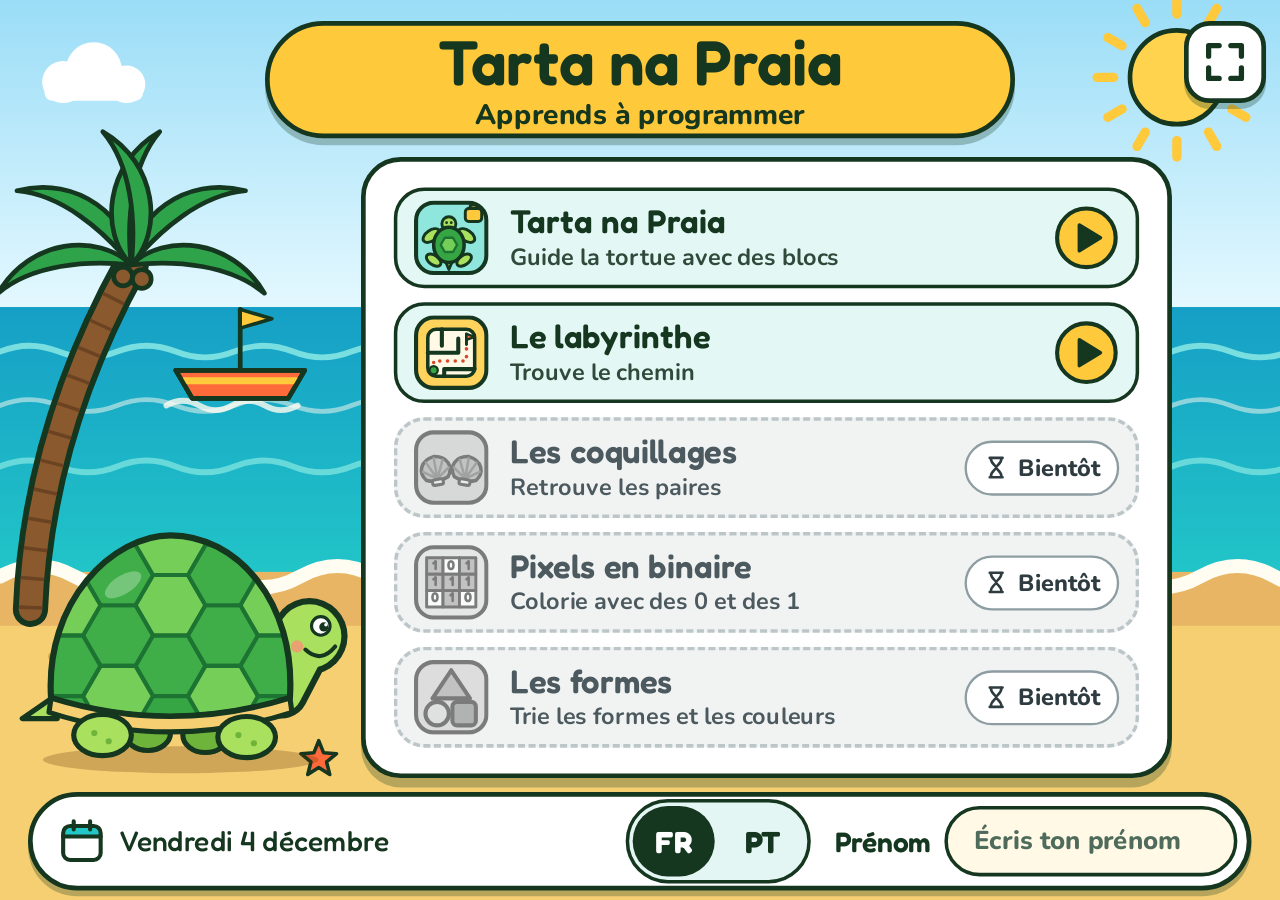
<file: index.html>
<!doctype html>
<html lang="fr">
<head>
  <meta charset="utf-8">
  <meta name="viewport" content="width=device-width, initial-scale=1">
  <title>Tarta na Praia</title>
  <link rel="stylesheet" href="lanceur/lanceur.css">
</head>
<body>
  <div class="scene" id="scene">
    <div class="decor" id="decor"></div>
    <header class="bandeau" id="bandeau">
      <h1 class="titre" data-texte="titre">Tarta na Praia</h1>
      <p class="sous-titre" data-texte="sous_titre"></p>
    </header>
    <div class="mascotte" id="mascotte"></div>
    <main class="panneau" id="panneau">
      <ul class="liste" id="activites" data-texte-aria="activites"></ul>
    </main>
    <footer class="barre" id="barre"></footer>
    <button type="button" class="plein-ecran" id="plein-ecran" hidden><svg width="38" height="38" viewBox="0 0 38 38" aria-hidden="true"><path d="M5 14 V5 H14 M24 5 H33 V14 M33 24 V33 H24 M14 33 H5 V24" fill="none" stroke="#15361F" stroke-width="4.5" stroke-linecap="round" stroke-linejoin="round"/></svg></button>
  </div>
  <script src="lanceur/textes.js"></script>
  <script src="lanceur/composants.js"></script>
  <script src="lanceur/lanceur.js"></script>
</body>
</html>
</file>
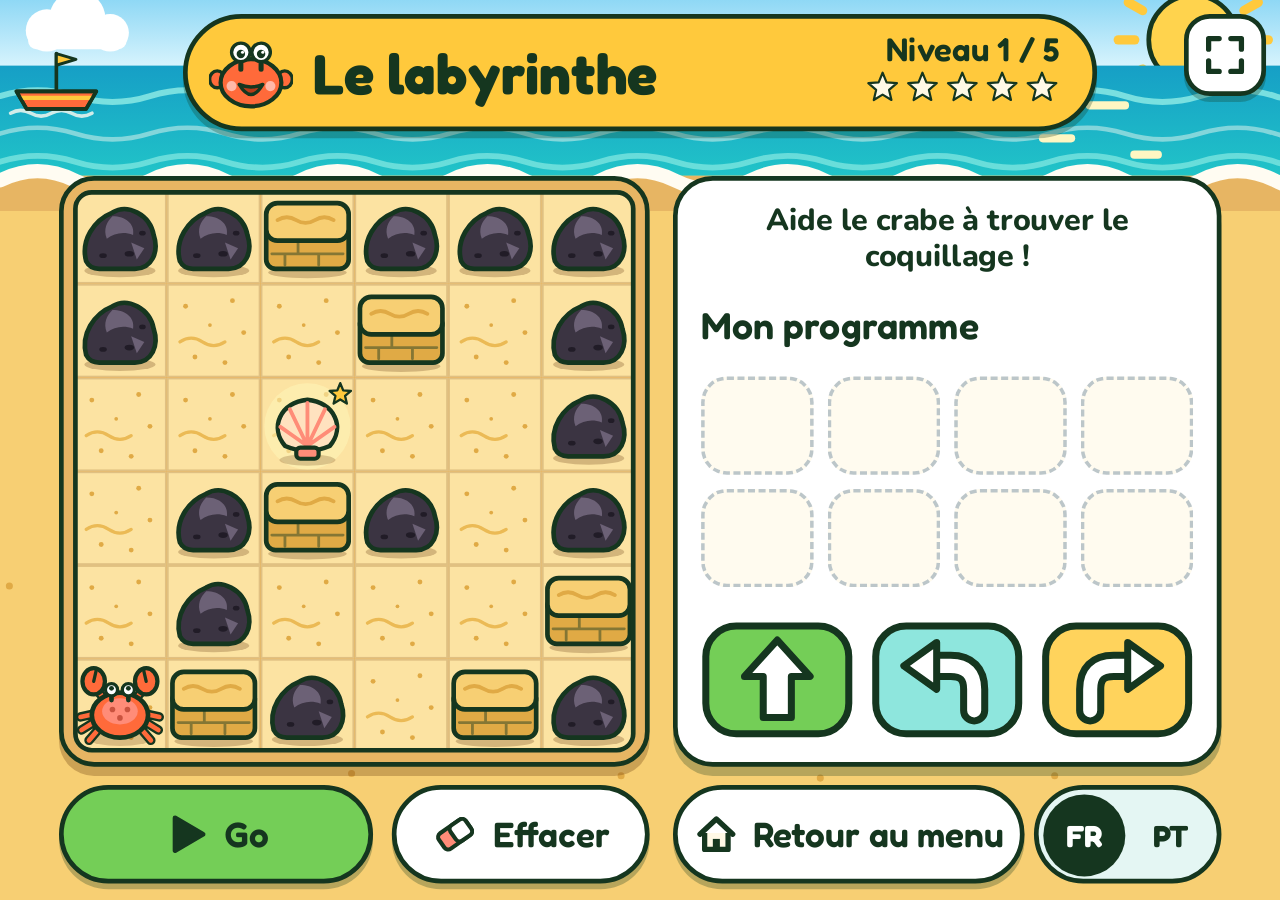
<file: labyrinthe/index.html>
<!doctype html>
<html lang="fr">
<head>
  <meta charset="utf-8">
  <meta name="viewport" content="width=device-width, initial-scale=1">
  <title>Le labyrinthe</title>
  <style>
    /* Le labyrinthe — maquette « Labyrinthe ». Le décor couvre toute la fenêtre ; chaque bloc (bandeau, planche,
       panneau, rangées de boutons) garde les proportions de la maquette (px de maquette) et mettreEnPage() le place
       et le met à l'échelle selon la fenêtre. Pas de flex « gap » ni de syntaxe récente : vieux navigateurs. */
    /* Polices Fredoka et Nunito (SIL Open Font License 1.1, voir ../polices/), intégrées ici pour que la page
       reste autonome : en file://, certains navigateurs refusent une police placée dans un dossier parent. */
    @font-face { font-family:"Fredoka"; src:url([data-uri]) format("woff2"); font-weight:300 700; font-style:normal; }
    @font-face { font-family:"Nunito"; src:url([data-uri]) format("woff2"); font-weight:200 1000; font-style:normal; }
    * { box-sizing:border-box; }
    html, body { margin:0; width:100%; height:100%; height:100dvh; overflow:hidden; background:#F7CF73; }
    body { font-family:"Nunito","Trebuchet MS","Segoe UI",system-ui,sans-serif; color:#15361F; }
    button { font-family:inherit; color:#15361F; touch-action:manipulation; -webkit-tap-highlight-color:transparent; }
    /* Focus clavier : visible partout ; les navigateurs récents le cachent après un clic souris. */
    button:focus { outline:5px solid #0E64B0; outline-offset:3px; }
    button:focus:not(:focus-visible) { outline:none; }
    .cache { display:none !important; }
    .pour-lecteur { position:absolute; width:1px; height:1px; overflow:hidden; clip:rect(0 0 0 0); white-space:nowrap; }

    /* position:fixed : la scène non réduite ne doit pas élargir la page (sinon les navigateurs mobiles dézooment). */
    .scene { position:fixed; left:0; top:0; width:100%; height:100%; overflow:hidden; background:#F7CF73; }
    .bandeau, .planche, .cote, .boutons-jeu, .boutons-menu, .plein-ecran { -webkit-transform-origin:0 0; transform-origin:0 0; }
    .fond { position:absolute; left:0; top:0; width:100%; height:100%; display:block; }

    /* Bandeau */
    .bandeau { position:absolute; left:0; top:0; width:780px; height:100px; display:flex; align-items:center; padding:0 28px 0 18px; background:#FFC93C; border:4px solid #15361F; border-radius:50px; box-shadow:0 6px 0 rgba(21,54,31,.28); }
    .bandeau .tete { width:72px; height:72px; flex:none; margin-right:16px; }
    .titre { margin:0; flex:1; font-family:"Fredoka","Trebuchet MS","Segoe UI",system-ui,sans-serif; font-weight:700; font-size:48px; line-height:1; white-space:nowrap; }
    .niveau { flex:none; display:flex; flex-direction:column; align-items:flex-end; }
    .texte-niveau { font-family:"Fredoka","Trebuchet MS","Segoe UI",system-ui,sans-serif; font-weight:600; font-size:28px; line-height:1; margin-bottom:4px; }
    .etoiles svg { margin-left:4px; }

    /* Planche : cadre de sable 504×504 avec le plateau de jeu 480×480 et les confettis */
    .planche { position:absolute; left:0; top:0; width:504px; height:504px; }
    .cadre-sable { position:absolute; left:0; top:0; width:504px; height:504px; background:#E7B563; border:4px solid #15361F; border-radius:30px; box-shadow:0 8px 0 rgba(90,45,5,.28); }
    .plateau { position:absolute; left:12px; top:12px; width:480px; height:480px; }
    .cases { position:absolute; left:0; top:0; width:480px; height:480px; overflow:hidden; border-radius:16px; }
    .cases svg, .traces svg, .objet { position:absolute; display:block; }
    .cadre { position:absolute; left:0; top:0; width:480px; height:480px; border:4px solid #15361F; border-radius:16px; pointer-events:none; }
    .crabe { position:absolute; left:0; top:0; -webkit-transition:-webkit-transform .4s ease-in-out; transition:transform .4s ease-in-out; }
    .crabe.sans-transition { -webkit-transition:none; transition:none; }
    .crabe .corps { width:100%; height:100%; -webkit-transition:-webkit-transform .3s ease-in-out; transition:transform .3s ease-in-out; }
    .crabe .corps svg { width:100%; height:100%; display:block; overflow:visible; }
    .crabe.choc .corps { -webkit-animation:secoue .45s ease-in-out; animation:secoue .45s ease-in-out; }
    .crabe.content .corps { -webkit-animation:saute .6s ease-in-out 2; animation:saute .6s ease-in-out 2; }
    @-webkit-keyframes secoue { 0%,100% { -webkit-transform:rotate(-8deg); } 20% { -webkit-transform:translateX(-7px) rotate(-8deg); } 40% { -webkit-transform:translateX(7px) rotate(-8deg); } 60% { -webkit-transform:translateX(-5px) rotate(-8deg); } 80% { -webkit-transform:translateX(5px) rotate(-8deg); } }
    @keyframes secoue { 0%,100% { transform:rotate(-8deg); } 20% { transform:translateX(-7px) rotate(-8deg); } 40% { transform:translateX(7px) rotate(-8deg); } 60% { transform:translateX(-5px) rotate(-8deg); } 80% { transform:translateX(5px) rotate(-8deg); } }
    @-webkit-keyframes saute { 0%,100% { -webkit-transform:translateY(0); } 50% { -webkit-transform:translateY(-12px); } }
    @keyframes saute { 0%,100% { transform:translateY(0); } 50% { transform:translateY(-12px); } }
    .impact { position:absolute; width:60px; height:60px; pointer-events:none; }

    /* Bulle « Oups ! » avec sa pointe */
    .bulle { position:absolute; width:250px; min-height:90px; padding:8px 12px; display:flex; flex-direction:column; align-items:center; justify-content:center; text-align:center; background:#fff; border:4px solid #15361F; border-radius:30px; z-index:3; }
    .bulle b { font-family:"Fredoka","Trebuchet MS","Segoe UI",system-ui,sans-serif; font-weight:700; font-size:36px; line-height:1; }
    .bulle span { font-weight:800; font-size:26px; line-height:1.1; margin-top:2px; }
    .bulle .pointe { position:absolute; top:100%; margin-top:-4px; width:44px; height:34px; }
    .bulle.dessous .pointe { top:auto; bottom:100%; margin-top:0; margin-bottom:-4px; -webkit-transform:scaleY(-1); transform:scaleY(-1); }

    .confettis { position:absolute; left:0; top:0; overflow:visible; pointer-events:none; -webkit-animation:apparait .5s ease-out; animation:apparait .5s ease-out; }
    @-webkit-keyframes apparait { from { opacity:0; -webkit-transform:translateY(-30px); } to { opacity:1; -webkit-transform:none; } }
    @keyframes apparait { from { opacity:0; transform:translateY(-30px); } to { opacity:1; transform:none; } }

    /* Panneau de droite : consigne, programme, flèches */
    .cote { position:absolute; left:0; top:0; width:468px; height:504px; padding:18px 20px; display:flex; flex-direction:column; justify-content:space-between; background:#fff; border:4px solid #15361F; border-radius:34px; box-shadow:0 8px 0 rgba(21,54,31,.28); }
    .consigne { margin:0; font-weight:800; font-size:26px; line-height:1.2; text-align:center; }
    .bravo { margin:0; padding:8px 0; text-align:center; background:#FFC93C; border:4px solid #15361F; border-radius:40px; font-family:"Fredoka","Trebuchet MS","Segoe UI",system-ui,sans-serif; font-weight:700; font-size:52px; line-height:1.1; }
    .titre-programme { margin:0; font-family:"Fredoka","Trebuchet MS","Segoe UI",system-ui,sans-serif; font-weight:600; font-size:32px; line-height:1; }
    .programme { list-style:none; margin:0; padding:0; display:grid; grid-template-columns:repeat(4, 1fr); grid-gap:12px; }
    .programme.serre { grid-gap:10px; }
    .emplacement { position:relative; width:100%; height:84px; padding:0; display:flex; align-items:center; justify-content:center; background:#FFF9E6; border:3px solid #E6D49B; border-radius:22px; cursor:pointer; }
    .programme.serre .emplacement { height:72px; }
    .emplacement svg { width:72px; height:55px; display:block; }
    .emplacement.vide { background:#FFFBEF; border:3px dashed #BCC6C9; cursor:default; }
    .emplacement.fait { background:#E3F8F5; border-color:#15361F; }
    .emplacement.actif { background:#FFC93C; border:4px solid #15361F; -webkit-transform:scale(1.07); transform:scale(1.07); box-shadow:0 4px 0 rgba(21,54,31,.28); z-index:1; }
    .emplacement.actif:before { content:""; position:absolute; top:-17px; left:50%; margin-left:-10px; border:10px solid transparent; border-top:12px solid #15361F; border-bottom:0; }
    .emplacement.choc { background:#FFB9A8; border:4px solid #15361F; }
    .emplacement:disabled { cursor:default; }
    .programme.plein { -webkit-animation:secoue-liste .4s; animation:secoue-liste .4s; }
    @-webkit-keyframes secoue-liste { 25% { -webkit-transform:translateX(-6px); } 75% { -webkit-transform:translateX(6px); } }
    @keyframes secoue-liste { 25% { transform:translateX(-6px); } 75% { transform:translateX(6px); } }
    .fleches { display:flex; justify-content:space-between; }
    .fleche { width:130px; height:104px; padding:0; border:0; background:none; cursor:pointer; -webkit-transition:-webkit-transform .12s; transition:transform .12s; }
    .fleche svg { display:block; width:130px; height:100px; }
    .fleche:hover { -webkit-transform:translateY(-3px); transform:translateY(-3px); }
    .fleche:active { -webkit-transform:translateY(3px); transform:translateY(3px); }
    .fleche:focus { border-radius:30px; }
    .fleche:disabled { opacity:.45; cursor:default; -webkit-transform:none; transform:none; }

    /* Boutons du bas */
    .boutons-jeu, .boutons-menu { position:absolute; left:0; top:0; height:84px; }
    .boutons-jeu { width:504px; }
    .boutons-menu { width:468px; }
    .bouton { position:absolute; top:0; height:84px; padding:0 12px; display:flex; align-items:center; justify-content:center; background:#fff; border:4px solid #15361F; border-radius:42px; font-family:"Fredoka","Trebuchet MS","Segoe UI",system-ui,sans-serif; font-weight:600; font-size:30px; line-height:1; cursor:pointer; box-shadow:0 5px 0 rgba(21,54,31,.28); -webkit-transition:-webkit-transform .12s; transition:transform .12s; }
    .bouton svg { flex:none; }
    .bouton svg + span { margin-left:12px; }
    .bouton span + svg { margin-left:12px; }
    .bouton.go { left:0; width:268px; background:#74CE57; }
    .bouton.effacer { left:284px; width:220px; }
    .bouton.suivant { left:0; width:504px; background:#FFC93C; }
    .bouton.menu { left:0; width:300px; white-space:nowrap; }
    .bouton:disabled { opacity:.45; cursor:default; box-shadow:none; }
    .bouton:hover:not(:disabled) { -webkit-transform:translateY(-2px); transform:translateY(-2px); }
    .bouton:active:not(:disabled) { -webkit-transform:translateY(3px); transform:translateY(3px); box-shadow:none; }

    /* Choix de la langue (même pastille que le lanceur) */
    .langues { position:absolute; left:308px; top:0; width:160px; height:84px; padding:4px; display:flex; justify-content:space-between; background:#E4F6F3; border:4px solid #15361F; border-radius:42px; }
    .bouton-langue { width:70px; height:70px; border:0; border-radius:35px; background:transparent; font-family:"Fredoka","Trebuchet MS","Segoe UI",system-ui,sans-serif; font-weight:700; font-size:26px; cursor:pointer; }
    .bouton-langue[aria-pressed="true"] { background:#15361F; color:#fff; }

    /* Bouton plein écran : icône seule, masqué si l'API Fullscreen n'existe pas */
    .plein-ecran { position:absolute; left:0; top:0; width:70px; height:70px; padding:0; display:flex; align-items:center; justify-content:center; background:#fff; border:4px solid #15361F; border-radius:22px; box-shadow:0 5px 0 rgba(21,54,31,.28); cursor:pointer; }
    .plein-ecran[hidden] { display:none; }
    .plein-ecran:active { box-shadow:none; }


    @media (prefers-reduced-motion:reduce) {
      .crabe, .crabe .corps, .fleche, .bouton { -webkit-transition:none; transition:none; }
      .crabe.choc .corps, .crabe.content .corps, .confettis, .programme.plein { -webkit-animation:none; animation:none; }
      .crabe.choc .corps { -webkit-transform:rotate(-8deg); transform:rotate(-8deg); }
    }
  </style>
</head>
<body>
  <div class="scene" id="scene">
    <!-- Décor : mer, soleil, bateau et cadre du plateau (laby-fond) -->
    <svg class="fond" id="fond-svg" aria-hidden="true" viewBox="0 0 1024 768" preserveAspectRatio="xMinYMin meet">
      <defs>
        <linearGradient id="degrade-ciel" x1="0" y1="0" x2="0" y2="1"><stop offset="0" stop-color="#8FD8F5"/><stop offset="1" stop-color="#E8FAFF"/></linearGradient>
        <linearGradient id="degrade-mer" x1="0" y1="0" x2="0" y2="1"><stop offset="0" stop-color="#169FC6"/><stop offset="1" stop-color="#22C7C8"/></linearGradient>
      </defs>
      <rect x="0" y="0" width="100%" height="70" fill="url(#degrade-ciel)"/>
      <g transform="translate(10 -8)" fill="#fff"><circle cx="30" cy="34" r="18"/><circle cx="56" cy="24" r="24"/><circle cx="84" cy="36" r="16"/><rect x="14" y="36" width="84" height="14" rx="7"/></g>
      <g id="ancre-droite"><g transform="translate(950 34)">
        <g stroke="#FFC93C" stroke-width="8" stroke-linecap="round"><path d="M0 -50 V-64"/><path d="M0 -50 V-64" transform="rotate(30)"/><path d="M0 -50 V-64" transform="rotate(60)"/><path d="M0 -50 V-64" transform="rotate(90)"/><path d="M0 -50 V-64" transform="rotate(120)"/><path d="M0 -50 V-64" transform="rotate(150)"/><path d="M0 -50 V-64" transform="rotate(180)"/><path d="M0 -50 V-64" transform="rotate(210)"/><path d="M0 -50 V-64" transform="rotate(240)"/><path d="M0 -50 V-64" transform="rotate(270)"/><path d="M0 -50 V-64" transform="rotate(300)"/><path d="M0 -50 V-64" transform="rotate(330)"/></g>
        <circle cx="0" cy="0" r="38" fill="#FFD34D" stroke="#15361F" stroke-width="4"/>
      </g></g>
      <rect x="0" y="56" width="100%" height="102" fill="url(#degrade-mer)"/>
      <g fill="none" stroke-linecap="round">
        <path d="M0 82 q32 -10 64 0 t64 0 t64 0 t64 0 t64 0 t64 0 t64 0 t64 0 t64 0 t64 0 t64 0 t64 0 t64 0 t64 0 t64 0 t64 0 t64 0 t64 0 t64 0 t64 0 t64 0 t64 0 t64 0 t64 0 t64 0 t64 0 t64 0 t64 0 t64 0 t64 0 t64 0 t64 0 t64 0 t64 0 t64 0 t64 0 t64 0 t64 0 t64 0 t64 0 t64 0 t64 0 t64 0 t64 0 t64 0 t64 0" stroke="#9AF2E8" stroke-width="5" opacity=".75"/>
        <path d="M0 114 q32 -10 64 0 t64 0 t64 0 t64 0 t64 0 t64 0 t64 0 t64 0 t64 0 t64 0 t64 0 t64 0 t64 0 t64 0 t64 0 t64 0 t64 0 t64 0 t64 0 t64 0 t64 0 t64 0 t64 0 t64 0 t64 0 t64 0 t64 0 t64 0 t64 0 t64 0 t64 0 t64 0 t64 0 t64 0 t64 0 t64 0 t64 0 t64 0 t64 0 t64 0 t64 0 t64 0 t64 0 t64 0 t64 0 t64 0" stroke="#FFFCF2" stroke-width="4" opacity=".45"/>
        <path d="M0 138 q32 -10 64 0 t64 0 t64 0 t64 0 t64 0 t64 0 t64 0 t64 0 t64 0 t64 0 t64 0 t64 0 t64 0 t64 0 t64 0 t64 0 t64 0 t64 0 t64 0 t64 0 t64 0 t64 0 t64 0 t64 0 t64 0 t64 0 t64 0 t64 0 t64 0 t64 0 t64 0 t64 0 t64 0 t64 0 t64 0 t64 0 t64 0 t64 0 t64 0 t64 0 t64 0 t64 0 t64 0 t64 0 t64 0 t64 0" stroke="#9AF2E8" stroke-width="5" opacity=".6"/>
        <g stroke="#FFF6C2" stroke-width="7"><path d="M930 90 h30"/><path d="M890 118 h24"/><path d="M968 132 h20"/></g>
      </g>
      <g transform="translate(14 78) scale(.62)">
        <path d="M-8 30 q14 -8 28 0 t28 0 t28 0 t28 0" fill="none" stroke="#FFFCF2" stroke-width="5" stroke-linecap="round" opacity=".8"/>
        <path d="M55 0 V-52" stroke="#15361F" stroke-width="5" stroke-linecap="round"/>
        <path d="M55 -52 L82 -44 L55 -36 Z" fill="#FFC93C" stroke="#15361F" stroke-width="4" stroke-linejoin="round"/>
        <path d="M0 0 H110 L96 24 H14 Z" fill="#FF6A3A" stroke="#15361F" stroke-width="5" stroke-linejoin="round"/>
        <path d="M6 9 H104" stroke="#FFC93C" stroke-width="6"/>
        <path d="M0 0 H110 L96 24 H14 Z" fill="none" stroke="#15361F" stroke-width="5" stroke-linejoin="round"/>
      </g>
      <rect x="0" y="150" width="100%" height="5000" fill="#F7CF73"/>
      <rect x="0" y="150" width="100%" height="30" fill="#E7B563"/>
      <path d="M0 154 q32 -16 64 0 t64 0 t64 0 t64 0 t64 0 t64 0 t64 0 t64 0 t64 0 t64 0 t64 0 t64 0 t64 0 t64 0 t64 0 t64 0 t64 0 t64 0 t64 0 t64 0 t64 0 t64 0 t64 0 t64 0 t64 0 t64 0 t64 0 t64 0 t64 0 t64 0 t64 0 t64 0 t64 0 t64 0 t64 0 t64 0 t64 0 t64 0 t64 0 t64 0 t64 0 t64 0 t64 0 t64 0 t64 0 t64 0" fill="none" stroke="#FFFCF2" stroke-width="12" stroke-linecap="round"/>
      <g fill="#E0AA45"><circle cx="530" cy="662" r="3"/><circle cx="300" cy="660" r="3"/><circle cx="1014" cy="400" r="3"/><circle cx="8" cy="500" r="3"/><circle cx="700" cy="664" r="3"/><circle cx="900" cy="662" r="3"/></g>
    </svg>

    <!-- Planche d'éléments (repris de « Labyrinthe · Éléments seuls ») : chaque dessin est un <symbol> réutilisé avec <use> -->
    <svg width="0" height="0" style="position:absolute" aria-hidden="true" focusable="false">
      <symbol id="dessin-sable" viewBox="0 0 100 100">
        <rect width="100" height="100" fill="#FCE3A2"/><rect x="1" y="1" width="98" height="98" fill="none" stroke="#7D460F" stroke-opacity=".22" stroke-width="2"/>
        <g fill="#E0AA45"><circle cx="20" cy="24" r="2.6"/><circle cx="70" cy="18" r="2.6"/><circle cx="82" cy="52" r="2.6"/><circle cx="30" cy="78" r="2.6"/><circle cx="62" cy="84" r="2.6"/><circle cx="46" cy="44" r="2"/></g>
        <path d="M14 62 q12 -8 24 0 t24 0" fill="none" stroke="#EBBA55" stroke-width="3.5" stroke-linecap="round"/>
      </symbol>
      <symbol id="dessin-rocher" viewBox="0 0 100 100">
        <rect width="100" height="100" fill="#FCE3A2"/><rect x="1" y="1" width="98" height="98" fill="none" stroke="#7D460F" stroke-opacity=".22" stroke-width="2"/>
        <ellipse cx="50" cy="86" rx="38" ry="7" fill="#5A2D05" opacity=".25"/>
        <path d="M14 76 C8 54 22 32 42 24 C58 14 82 26 86 48 C92 66 84 84 66 84 L28 84 C20 84 16 80 14 76 Z" fill="#3B3442" stroke="#15361F" stroke-width="5" stroke-linejoin="round"/>
        <path d="M42 28 C56 28 66 36 64 48 C54 44 44 46 36 52 C32 42 36 34 42 28 Z" fill="#6C6176"/>
        <path d="M62 56 L76 62 L68 74 Z" fill="#6C6176"/>
        <g fill="#211C27"><ellipse cx="60" cy="68" rx="5" ry="3"/><ellipse cx="32" cy="70" rx="4" ry="2.5"/><ellipse cx="74" cy="46" rx="3.5" ry="2.5"/></g>
      </symbol>
      <symbol id="dessin-muret" viewBox="0 0 100 100">
        <rect width="100" height="100" fill="#FCE3A2"/><rect x="1" y="1" width="98" height="98" fill="none" stroke="#7D460F" stroke-opacity=".22" stroke-width="2"/>
        <ellipse cx="50" cy="88" rx="42" ry="6" fill="#5A2D05" opacity=".25"/>
        <rect x="6" y="34" width="88" height="50" rx="10" fill="#E0AA45" stroke="#15361F" stroke-width="5"/>
        <rect x="6" y="14" width="88" height="40" rx="12" fill="#F7CF73" stroke="#15361F" stroke-width="5"/>
        <path d="M12 68 H88 M40 56 V68 M26 68 V80 M62 68 V80" fill="none" stroke="#15361F" stroke-opacity=".45" stroke-width="3" stroke-linecap="round"/>
        <path d="M18 32 q10 -6 20 0 t20 0 t20 0" fill="none" stroke="#E0AA45" stroke-width="4" stroke-linecap="round"/>
      </symbol>
      <symbol id="dessin-coquillage" viewBox="0 0 100 100">
        <circle cx="50" cy="52" r="46" fill="#FFF6B8" opacity=".55"/>
        <ellipse cx="50" cy="88" rx="30" ry="6" fill="#5A2D05" opacity=".22"/>
        <g transform="translate(50 56) scale(1.7)">
          <path d="M-14 10 C-24 -2 -17 -17 0 -19 C17 -17 24 -2 14 10 Q0 16 -14 10 Z" fill="#FFE2BF" stroke="#15361F" stroke-width="2.8" stroke-linejoin="round"/>
          <path d="M0 10 L-11 -13 M0 10 L0 -17 M0 10 L11 -13 M0 10 L-17 -2 M0 10 L17 -2" fill="none" stroke="#FF8C78" stroke-width="2.4" stroke-linecap="round"/>
          <rect x="-7" y="11" width="14" height="7" rx="2.5" fill="#FF8C78" stroke="#15361F" stroke-width="2.6"/>
        </g>
        <polygon transform="translate(85 18) scale(.5)" points="0,-24 6.3,-8.7 22.8,-7.4 10.3,3.3 14.1,19.4 0,10.8 -14.1,19.4 -10.3,3.3 -22.8,-7.4 -6.3,-8.7" fill="#FFC93C" stroke="#15361F" stroke-width="5" stroke-linejoin="round"/>
      </symbol>
      <symbol id="dessin-pas" viewBox="0 0 100 100">
        <g fill="#A56423" fill-opacity=".6" stroke="#A56423" stroke-opacity=".6" stroke-width="3" stroke-linecap="round">
          <circle cx="34" cy="28" r="4.5"/><circle cx="66" cy="28" r="4.5"/><circle cx="34" cy="50" r="4.5"/><circle cx="66" cy="50" r="4.5"/><circle cx="34" cy="72" r="4.5"/><circle cx="66" cy="72" r="4.5"/>
          <path d="M28 22 L24 18 M40 22 L44 18 M60 22 L56 18 M72 22 L76 18" fill="none"/>
          <path d="M28 44 L24 40 M40 44 L44 40 M60 44 L56 40 M72 44 L76 40" fill="none"/>
          <path d="M28 66 L24 62 M40 66 L44 62 M60 66 L56 62 M72 66 L76 62" fill="none"/>
        </g>
      </symbol>
      <symbol id="dessin-crabe-dos" viewBox="0 0 100 100">
        <ellipse cx="50" cy="86" rx="32" ry="7" fill="#5A2D05" opacity=".22"/>
        <g fill="none" stroke-linecap="round" stroke-linejoin="round">
          <path d="M26 58 L8 62 M25 66 L9 76 M29 73 L17 87 M74 58 L92 62 M75 66 L91 76 M71 73 L83 87" stroke="#15361F" stroke-width="10"/>
          <path d="M26 58 L8 62 M25 66 L9 76 M29 73 L17 87 M74 58 L92 62 M75 66 L91 76 M71 73 L83 87" stroke="#FF6A3A" stroke-width="5"/>
          <path d="M36 46 L26 34 M64 46 L74 34" stroke="#15361F" stroke-width="10"/>
          <path d="M36 46 L26 34 M64 46 L74 34" stroke="#FF6A3A" stroke-width="5"/>
        </g>
        <ellipse cx="22" cy="24" rx="12" ry="14" fill="#FF6A3A" stroke="#15361F" stroke-width="4.5"/>
        <ellipse cx="78" cy="24" rx="12" ry="14" fill="#FF6A3A" stroke="#15361F" stroke-width="4.5"/>
        <path d="M25 11 L22 24 M75 11 L78 24" fill="none" stroke="#15361F" stroke-width="3.5" stroke-linecap="round"/>
        <ellipse cx="50" cy="60" rx="30" ry="24" fill="#FF6A3A" stroke="#15361F" stroke-width="5"/>
        <ellipse cx="50" cy="56" rx="19" ry="14" fill="#FF8C78"/>
        <circle cx="42" cy="54" r="3" fill="#C9533F"/><circle cx="58" cy="54" r="3" fill="#C9533F"/><circle cx="50" cy="63" r="3" fill="#C9533F"/>
        <path d="M41 44 V36 M59 44 V36" stroke="#15361F" stroke-width="5" stroke-linecap="round"/>
        <circle cx="41" cy="33" r="6.5" fill="#fff" stroke="#15361F" stroke-width="3.5"/><circle cx="59" cy="33" r="6.5" fill="#fff" stroke="#15361F" stroke-width="3.5"/>
        <circle cx="41" cy="31.5" r="2.6" fill="#15361F"/><circle cx="59" cy="31.5" r="2.6" fill="#15361F"/>
      </symbol>
      <symbol id="dessin-crabe-cote" viewBox="0 0 100 100">
        <ellipse cx="46" cy="88" rx="34" ry="7" fill="#5A2D05" opacity=".22"/>
        <g fill="none" stroke-linecap="round" stroke-linejoin="round">
          <path d="M24 70 L14 86 M34 76 L28 92 M50 78 L52 92 M60 74 L68 90 M70 58 L82 52" stroke="#15361F" stroke-width="10"/>
          <path d="M24 70 L14 86 M34 76 L28 92 M50 78 L52 92 M60 74 L68 90 M70 58 L82 52" stroke="#FF6A3A" stroke-width="5"/>
        </g>
        <ellipse cx="88" cy="46" rx="10" ry="12" fill="#FF6A3A" stroke="#15361F" stroke-width="4.5"/>
        <path d="M91 35 L88 46" fill="none" stroke="#15361F" stroke-width="3.5" stroke-linecap="round"/>
        <ellipse cx="44" cy="60" rx="32" ry="23" fill="#FF6A3A" stroke="#15361F" stroke-width="5"/>
        <ellipse cx="40" cy="54" rx="20" ry="13" fill="#FF8C78"/>
        <circle cx="32" cy="52" r="3" fill="#C9533F"/><circle cx="46" cy="50" r="3" fill="#C9533F"/><circle cx="40" cy="62" r="3" fill="#C9533F"/>
        <path d="M60 42 L62 34 M70 44 L74 36" stroke="#15361F" stroke-width="5" stroke-linecap="round"/>
        <circle cx="62" cy="28" r="7" fill="#fff" stroke="#15361F" stroke-width="3.5"/><circle cx="75" cy="31" r="7" fill="#fff" stroke="#15361F" stroke-width="3.5"/>
        <circle cx="64" cy="28" r="3" fill="#15361F"/><circle cx="77" cy="31" r="3" fill="#15361F"/>
        <path d="M62 57 Q69 65 77 57" fill="none" stroke="#15361F" stroke-width="4" stroke-linecap="round"/>
      </symbol>
      <symbol id="dessin-crabe-face" viewBox="0 0 100 100">
        <ellipse cx="50" cy="88" rx="32" ry="7" fill="#5A2D05" opacity=".22"/>
        <g fill="none" stroke-linecap="round" stroke-linejoin="round">
          <path d="M26 68 L10 76 M29 76 L15 90 M74 68 L90 76 M71 76 L85 90 M32 54 L18 44 M68 54 L82 44" stroke="#15361F" stroke-width="10"/>
          <path d="M26 68 L10 76 M29 76 L15 90 M74 68 L90 76 M71 76 L85 90 M32 54 L18 44 M68 54 L82 44" stroke="#FF6A3A" stroke-width="5"/>
        </g>
        <ellipse cx="14" cy="34" rx="11" ry="13" fill="#FF6A3A" stroke="#15361F" stroke-width="4.5"/>
        <ellipse cx="86" cy="34" rx="11" ry="13" fill="#FF6A3A" stroke="#15361F" stroke-width="4.5"/>
        <path d="M11 21 L14 34 M89 21 L86 34" fill="none" stroke="#15361F" stroke-width="3.5" stroke-linecap="round"/>
        <ellipse cx="50" cy="62" rx="30" ry="23" fill="#FF6A3A" stroke="#15361F" stroke-width="5"/>
        <path d="M41 44 V38 M59 44 V38" stroke="#15361F" stroke-width="5" stroke-linecap="round"/>
        <circle cx="41" cy="31" r="8" fill="#fff" stroke="#15361F" stroke-width="3.5"/><circle cx="59" cy="31" r="8" fill="#fff" stroke="#15361F" stroke-width="3.5"/>
        <circle cx="41" cy="33" r="3.6" fill="#15361F"/><circle cx="59" cy="33" r="3.6" fill="#15361F"/>
        <circle cx="42.2" cy="31.6" r="1.2" fill="#fff"/><circle cx="60.2" cy="31.6" r="1.2" fill="#fff"/>
        <circle cx="34" cy="64" r="4.5" fill="#FFB9A8"/><circle cx="66" cy="64" r="4.5" fill="#FFB9A8"/>
        <path d="M39 63 Q50 76 61 63" fill="none" stroke="#15361F" stroke-width="4.5" stroke-linecap="round"/>
      </symbol>
      <symbol id="dessin-crabe-tete" viewBox="0 0 100 100">
        <ellipse cx="10" cy="58" rx="9" ry="10" fill="#FF6A3A" stroke="#15361F" stroke-width="4"/>
        <ellipse cx="90" cy="58" rx="9" ry="10" fill="#FF6A3A" stroke="#15361F" stroke-width="4"/>
        <ellipse cx="50" cy="62" rx="36" ry="28" fill="#FF6A3A" stroke="#15361F" stroke-width="5"/>
        <path d="M38 46 V32 M62 46 V32" stroke="#15361F" stroke-width="6" stroke-linecap="round"/>
        <circle cx="38" cy="26" r="11" fill="#fff" stroke="#15361F" stroke-width="4"/><circle cx="62" cy="26" r="11" fill="#fff" stroke="#15361F" stroke-width="4"/>
        <circle cx="38" cy="28" r="5" fill="#15361F"/><circle cx="62" cy="28" r="5" fill="#15361F"/>
        <circle cx="40" cy="26" r="1.8" fill="#fff"/><circle cx="64" cy="26" r="1.8" fill="#fff"/>
        <circle cx="27" cy="66" r="6" fill="#FFB9A8"/><circle cx="73" cy="66" r="6" fill="#FFB9A8"/>
        <path d="M36 64 Q50 88 64 64 Q50 70 36 64 Z" fill="#B83A18" stroke="#15361F" stroke-width="4" stroke-linejoin="round"/>
      </symbol>
      <symbol id="dessin-fleche-A" viewBox="0 0 130 100">
        <rect x="4" y="4" width="122" height="92" rx="26" fill="#74CE57" stroke="#15361F" stroke-width="6"/>
        <path d="M65 16 L93 47 H77 V82 H53 V47 H37 Z" fill="#fff" stroke="#15361F" stroke-width="6" stroke-linejoin="round"/>
      </symbol>
      <symbol id="dessin-fleche-G" viewBox="0 0 130 100">
        <rect x="4" y="4" width="122" height="92" rx="26" fill="#8EE6DD" stroke="#15361F" stroke-width="6"/>
        <path d="M88 76 V58 Q88 38 68 38 H54" fill="none" stroke="#15361F" stroke-width="24" stroke-linecap="round" stroke-linejoin="round"/>
        <path d="M88 76 V58 Q88 38 68 38 H54" fill="none" stroke="#fff" stroke-width="12" stroke-linecap="round" stroke-linejoin="round"/>
        <polygon points="56,18 28,38 56,58" fill="#fff" stroke="#15361F" stroke-width="6" stroke-linejoin="round"/>
      </symbol>
      <symbol id="dessin-fleche-D" viewBox="0 0 130 100">
        <rect x="4" y="4" width="122" height="92" rx="26" fill="#FFD35C" stroke="#15361F" stroke-width="6"/>
        <g transform="translate(130 0) scale(-1 1)">
          <path d="M88 76 V58 Q88 38 68 38 H54" fill="none" stroke="#15361F" stroke-width="24" stroke-linecap="round" stroke-linejoin="round"/>
          <path d="M88 76 V58 Q88 38 68 38 H54" fill="none" stroke="#fff" stroke-width="12" stroke-linecap="round" stroke-linejoin="round"/>
          <polygon points="56,18 28,38 56,58" fill="#fff" stroke="#15361F" stroke-width="6" stroke-linejoin="round"/>
        </g>
      </symbol>
      <symbol id="dessin-etoile" viewBox="-28 -28 56 56">
        <polygon points="0,-24 6.3,-8.7 22.8,-7.4 10.3,3.3 14.1,19.4 0,10.8 -14.1,19.4 -10.3,3.3 -22.8,-7.4 -6.3,-8.7" stroke="#15361F" stroke-width="3.5" stroke-linejoin="round"/>
      </symbol>
    </svg>

    <header class="bandeau" id="bandeau">
      <svg class="tete" viewBox="0 0 100 100" aria-hidden="true"><use xlink:href="#dessin-crabe-tete" href="#dessin-crabe-tete"/></svg>
      <h1 class="titre" id="titre"></h1>
      <div class="niveau">
        <span class="texte-niveau" id="texte-niveau"></span>
        <div class="etoiles" id="etoiles" role="img"></div>
      </div>
    </header>

    <div class="planche" id="planche">
    <div class="cadre-sable"></div>
    <div class="plateau" id="plateau" role="group">
      <div class="cases" id="cases" role="img"></div>
      <div class="traces" id="traces" aria-hidden="true"></div>
      <svg class="objet" id="coquillage" viewBox="0 0 100 100" role="img"><use xlink:href="#dessin-coquillage" href="#dessin-coquillage"/></svg>
      <div class="crabe" id="crabe" role="img"><div class="corps" id="corps-crabe"></div></div>
      <svg class="impact cache" id="impact" viewBox="0 0 56 56" aria-hidden="true"><use xlink:href="#dessin-etoile" href="#dessin-etoile" fill="#FFC93C"/></svg>
      <div class="cadre"></div>
      <div class="bulle cache" id="bulle" aria-hidden="true">
        <b id="bulle-titre"></b><span id="bulle-texte"></span>
        <svg class="pointe" id="bulle-pointe" viewBox="0 0 44 34" aria-hidden="true"><path d="M2 0 L22 30 L42 0" fill="#fff"/><path d="M2 0 L22 30 L42 0" fill="none" stroke="#15361F" stroke-width="4" stroke-linejoin="round"/><rect x="0" y="-3" width="44" height="5" fill="#fff"/></svg>
      </div>
    </div>

    <svg class="confettis cache" id="confettis" aria-hidden="true" viewBox="16 150 504 504" width="504" height="504">
      <g fill="#FFC93C">
        <use xlink:href="#dessin-etoile" href="#dessin-etoile" transform="translate(110 220) rotate(-12) scale(.9)" x="-28" y="-28" width="56" height="56"/>
        <use xlink:href="#dessin-etoile" href="#dessin-etoile" transform="translate(430 200) rotate(10) scale(1.1)" x="-28" y="-28" width="56" height="56"/>
        <use xlink:href="#dessin-etoile" href="#dessin-etoile" transform="translate(490 430) rotate(14) scale(.8)" x="-28" y="-28" width="56" height="56"/>
        <use xlink:href="#dessin-etoile" href="#dessin-etoile" transform="translate(70 560) rotate(-10) scale(.8)" x="-28" y="-28" width="56" height="56"/>
        <use xlink:href="#dessin-etoile" href="#dessin-etoile" transform="translate(250 260) rotate(8) scale(.7)" x="-28" y="-28" width="56" height="56"/>
        <use xlink:href="#dessin-etoile" href="#dessin-etoile" transform="translate(390 340) rotate(-6) scale(1.2)" x="-28" y="-28" width="56" height="56"/>
      </g>
      <g>
        <rect x="-8" y="-4.5" width="16" height="9" rx="2.5" transform="translate(60 190) rotate(30)" fill="#FFC93C"/>
        <rect x="-8" y="-4.5" width="16" height="9" rx="2.5" transform="translate(180 210) rotate(-20)" fill="#FF8C78"/>
        <rect x="-8" y="-4.5" width="16" height="9" rx="2.5" transform="translate(300 190) rotate(50)" fill="#FFFCF2"/>
        <rect x="-8" y="-4.5" width="16" height="9" rx="2.5" transform="translate(500 250) rotate(-35)" fill="#8EE6DD"/>
        <rect x="-8" y="-4.5" width="16" height="9" rx="2.5" transform="translate(360 280) rotate(20)" fill="#FFC93C"/>
        <rect x="-8" y="-4.5" width="16" height="9" rx="2.5" transform="translate(450 300) rotate(-50)" fill="#FF8C78"/>
        <rect x="-8" y="-4.5" width="16" height="9" rx="2.5" transform="translate(320 400) rotate(35)" fill="#CDEB8B"/>
        <rect x="-8" y="-4.5" width="16" height="9" rx="2.5" transform="translate(480 360) rotate(-25)" fill="#FFFCF2"/>
        <rect x="-8" y="-4.5" width="16" height="9" rx="2.5" transform="translate(240 350) rotate(60)" fill="#FFC93C"/>
        <rect x="-8" y="-4.5" width="16" height="9" rx="2.5" transform="translate(120 430) rotate(-40)" fill="#8EE6DD"/>
        <rect x="-8" y="-4.5" width="16" height="9" rx="2.5" transform="translate(60 330) rotate(15)" fill="#FF8C78"/>
        <rect x="-8" y="-4.5" width="16" height="9" rx="2.5" transform="translate(200 480) rotate(40)" fill="#FFFCF2"/>
        <rect x="-8" y="-4.5" width="16" height="9" rx="2.5" transform="translate(420 500) rotate(-15)" fill="#FFC93C"/>
        <rect x="-8" y="-4.5" width="16" height="9" rx="2.5" transform="translate(330 560) rotate(25)" fill="#CDEB8B"/>
        <rect x="-8" y="-4.5" width="16" height="9" rx="2.5" transform="translate(150 620) rotate(-45)" fill="#FF8C78"/>
        <rect x="-8" y="-4.5" width="16" height="9" rx="2.5" transform="translate(470 590) rotate(55)" fill="#8EE6DD"/>
        <rect x="-8" y="-4.5" width="16" height="9" rx="2.5" transform="translate(280 160) rotate(-30)" fill="#FFFCF2"/>
        <rect x="-8" y="-4.5" width="16" height="9" rx="2.5" transform="translate(400 170) rotate(45)" fill="#8EE6DD"/>
        <rect x="-8" y="-4.5" width="16" height="9" rx="2.5" transform="translate(40 450) rotate(-60)" fill="#FFC93C"/>
      </g>
    </svg>
    </div>

    <section class="cote" id="cote">
      <p class="consigne" id="consigne"></p>
      <p class="bravo cache" id="bravo"></p>
      <h2 class="titre-programme" id="titre-programme"></h2>
      <ol class="programme" id="programme"></ol>
      <div class="fleches">
        <button type="button" class="fleche" id="fleche-A" data-ordre="A"><svg viewBox="0 0 130 100" aria-hidden="true"><use xlink:href="#dessin-fleche-A" href="#dessin-fleche-A"/></svg></button>
        <button type="button" class="fleche" id="fleche-G" data-ordre="G"><svg viewBox="0 0 130 100" aria-hidden="true"><use xlink:href="#dessin-fleche-G" href="#dessin-fleche-G"/></svg></button>
        <button type="button" class="fleche" id="fleche-D" data-ordre="D"><svg viewBox="0 0 130 100" aria-hidden="true"><use xlink:href="#dessin-fleche-D" href="#dessin-fleche-D"/></svg></button>
      </div>
    </section>

    <div class="boutons-jeu" id="boutons-jeu">
    <button type="button" class="bouton go" id="go"><svg width="40" height="40" viewBox="0 0 40 40" aria-hidden="true"><path d="M10 6 L34 20 L10 34 Z" fill="#15361F" stroke="#15361F" stroke-width="4" stroke-linejoin="round"/></svg><span id="go-texte"></span></button>
    <button type="button" class="bouton effacer" id="effacer"><svg width="40" height="40" viewBox="0 0 40 40" aria-hidden="true"><g transform="rotate(-35 20 20)"><rect x="6" y="12" width="28" height="16" rx="4" fill="#FF8C78" stroke="#15361F" stroke-width="3.5"/><rect x="18" y="12" width="16" height="16" rx="4" fill="#fff" stroke="#15361F" stroke-width="3.5"/></g></svg><span id="effacer-texte"></span></button>
    <button type="button" class="bouton suivant cache" id="suivant"><span id="suivant-texte"></span><svg width="40" height="40" viewBox="0 0 40 40" aria-hidden="true"><path d="M8 20 H30 M20 8 L32 20 L20 32" fill="none" stroke="#15361F" stroke-width="6" stroke-linecap="round" stroke-linejoin="round"/></svg></button>
    </div>
    <div class="boutons-menu" id="boutons-menu">
    <button type="button" class="bouton menu" id="menu"><svg width="38" height="38" viewBox="0 0 38 38" aria-hidden="true"><path d="M9 18 V32 H29 V18" fill="#FFF9E6" stroke="#15361F" stroke-width="4.5" stroke-linejoin="round"/><path d="M5 19 L19 6 L33 19" fill="none" stroke="#15361F" stroke-width="4.5" stroke-linecap="round" stroke-linejoin="round"/><rect x="16" y="23" width="6" height="9" fill="#15361F"/></svg><span id="menu-texte"></span></button>
    <div class="langues" id="langues" role="group"></div>
    </div>
    <button type="button" class="plein-ecran" id="plein-ecran" hidden><svg width="38" height="38" viewBox="0 0 38 38" aria-hidden="true"><path d="M5 14 V5 H14 M24 5 H33 V14 M33 24 V33 H24 M14 33 H5 V24" fill="none" stroke="#15361F" stroke-width="4.5" stroke-linecap="round" stroke-linejoin="round"/></svg></button>


    <!-- Annonces pour les lecteurs d'écran (« Oups ! », « Bravo ! ») -->
    <p class="pour-lecteur" id="annonce" aria-live="assertive" role="status"></p>
  </div>

  <!-- ===== Données des niveaux =====
       Une entrée par niveau. grille : « # » rocher, « = » muret (les deux sont des murs), « . » sable,
       « S » départ, « E » arrivée (coquillage). orientation : haut, droite, bas ou gauche.
       emplacements : nombre de cases du programme. Vérifier avec : node verifier_niveaux.js -->
  <script id="donnees-niveaux">
var NIVEAUX = [
  { id: "niveau-1", taille: 6, orientation: "haut", emplacements: 8, grille: [
    "##=###",
    "#..=.#",
    "..E..#",
    ".#=#.#",
    ".#...=",
    "S=#.=#"] },
  { id: "niveau-2", taille: 6, orientation: "droite", emplacements: 10, grille: [
    "#=##=#",
    "#..#.#",
    "#=.E.=",
    "##.#.#",
    "#=.=.#",
    "S..#.#"] },
  { id: "niveau-3", taille: 6, orientation: "haut", emplacements: 11, grille: [
    "#=##=#",
    "#E.=.#",
    "#..#.#",
    "#=.=.#",
    "#..#.=",
    "#S.=.#"] },
  { id: "niveau-4", taille: 8, orientation: "haut", emplacements: 12, grille: [
    "#=##=###",
    "#...#..#",
    "#.#=#.=#",
    "#.#.E..#",
    "#=#.##.#",
    "#...#..=",
    "#..#=..#",
    "#S#..=.#"] },
  { id: "niveau-5", taille: 8, orientation: "haut", emplacements: 12, grille: [
    "#=##=#=#",
    "#......#",
    "#.#=#.=#",
    "#.#=.#.#",
    "#=.E#..#",
    "=..=#.=#",
    "..#..#.#",
    "S#.=..##"] }
];
  </script>

  <!-- ===== Textes =====
       Pour ajouter une langue : copier le bloc fr, le renommer, traduire les valeurs sans changer les clés,
       puis lancer : node verifier_langues.js. «   » = espace insécable avant « ! » en français. -->
  <script id="donnees-textes">
var TEXTES = {
  fr: {
    code_html: "fr", nom_langue: "FR",
    titre: "Le labyrinthe", consigne: "Aide le crabe à trouver le coquillage !", mon_programme: "Mon programme",
    go: "Go", effacer: "Effacer", oups: "Oups !", essaie_encore: "Essaie encore", bravo: "Bravo !",
    niveau_suivant: "Niveau suivant", continuer: "Continuer", retour_menu: "Retour au menu", niveau_x: "Niveau {n} / {total}",
    etoiles: "{reussis} niveaux réussis sur {total}", langue: "Langue", plein_ecran: "Plein écran", quitter_plein_ecran: "Quitter le plein écran",
    avancer: "Avancer", tourner_gauche: "Tourner à gauche", tourner_droite: "Tourner à droite",
    retirer: "Retirer : {ordre}", emplacement_vide: "Emplacement vide",
    plateau: "Labyrinthe de {taille} cases sur {taille}", crabe: "Le crabe, tourné vers {direction}", coquillage: "Le coquillage",
    haut: "le haut", droite: "la droite", bas: "le bas", gauche: "la gauche",
    programme_vide: "Ajoute des flèches", programme_plein: "Le programme est plein"
  },
  pt: {
    code_html: "pt-PT", nom_langue: "PT",
    titre: "O labirinto", consigne: "Ajuda o caranguejo a encontrar a concha!", mon_programme: "O meu programa",
    go: "Vai", effacer: "Apagar", oups: "Ups!", essaie_encore: "Tenta outra vez", bravo: "Parabéns!",
    niveau_suivant: "Nível seguinte", continuer: "Continuar", retour_menu: "Voltar ao menu", niveau_x: "Nível {n} / {total}",
    etoiles: "{reussis} níveis concluídos de {total}", langue: "Língua", plein_ecran: "Ecrã inteiro", quitter_plein_ecran: "Sair do ecrã inteiro",
    avancer: "Avançar", tourner_gauche: "Virar à esquerda", tourner_droite: "Virar à direita",
    retirer: "Tirar: {ordre}", emplacement_vide: "Espaço vazio",
    plateau: "Labirinto de {taille} por {taille} casas", crabe: "O caranguejo, virado para {direction}", coquillage: "A concha",
    haut: "cima", droite: "a direita", bas: "baixo", gauche: "a esquerda",
    programme_vide: "Junta algumas setas", programme_plein: "O programa está cheio"
  }
};
  </script>

  <!-- ===== Logique et affichage ===== -->
  <script>
(function () {
  "use strict";

  // ---------- Réglages ----------
  var CLE_LANGUE = "tarta-na-praia-langue";      // partagée avec le lanceur
  var CLE_PROGRESSION = "labyrinthe_niveaux";    // { reussis: [ids], serie_terminee: bool }
  var DELAI_ORDRE = 500;                         // durée d'un ordre pendant l'exécution (ms)
  var DUREE_OUPS = 800;                          // durée de la bulle « Oups ! » sur un mur (ms)
  var DELAI_VICTOIRE = 2500;                     // après le dernier niveau, avant l'écran de victoire (ms)
  var TAILLE_PLATEAU = 480;
  var DIRECTIONS = ["haut", "droite", "bas", "gauche"];
  var DEPLACEMENTS = { haut: [-1, 0], droite: [0, 1], bas: [1, 0], gauche: [0, -1] };
  var CLES_ORDRES = { A: "avancer", G: "tourner_gauche", D: "tourner_droite" };
  var MURS = "#=";

  function el(id) { return document.getElementById(id); }
  function lire(cle) { try { return window.localStorage.getItem(cle); } catch (erreur) { return null; } }
  function ecrire(cle, valeur) { try { window.localStorage.setItem(cle, valeur); } catch (erreur) { /* stockage indisponible : on continue sans */ } }

  // ---------- Langue ----------
  function langueInitiale() {
    var demande = (/[?&]lang=([a-z]+)/.exec(window.location.search) || [])[1];
    if (demande && TEXTES[demande]) return demande;
    var sauvee = lire(CLE_LANGUE);
    return sauvee && TEXTES[sauvee] ? sauvee : "fr";
  }
  var langue = langueInitiale();

  function t(cle, valeurs) {
    var texte = (TEXTES[langue] || {})[cle];
    if (texte === undefined) {
      if (window.console) console.warn("Clé de texte manquante en « " + langue + " » : " + cle);
      texte = TEXTES.fr[cle] !== undefined ? TEXTES.fr[cle] : cle;
    }
    return texte.replace(/\{(\w+)\}/g, function (tout, nom) { return valeurs && valeurs[nom] !== undefined ? valeurs[nom] : tout; });
  }

  // ---------- Progression ----------
  function lireProgression() {
    try { var p = JSON.parse(lire(CLE_PROGRESSION) || "{}"); return { reussis: p.reussis || [], serie_terminee: !!p.serie_terminee }; }
    catch (erreur) { return { reussis: [], serie_terminee: false }; }
  }
  var progression = lireProgression();
  function niveauReussi(id) { return progression.reussis.indexOf(id) >= 0; }
  function memoriserReussite(id) {
    if (!niveauReussi(id)) progression.reussis.push(id);
    var tous = true;
    for (var i = 0; i < NIVEAUX.length; i++) if (!niveauReussi(NIVEAUX[i].id)) tous = false;
    progression.serie_terminee = tous;
    ecrire(CLE_PROGRESSION, JSON.stringify(progression));
  }

  // ---------- État du jeu ----------
  var etat = {
    index: 0,             // niveau en cours
    niveau: null,
    depart: null, arrivee: null,
    position: null,       // { l, c }
    orientation: "haut",
    programme: [],        // ordres « A », « G », « D »
    statuts: [],          // état visuel de chaque emplacement : "", "actif", "fait", "choc"
    traces: [],           // { l, c, direction }
    phase: "edition",     // edition | execution | reussi
    minuteries: []
  };

  function trouver(grille, lettre) {
    for (var l = 0; l < grille.length; l++) { var c = grille[l].indexOf(lettre); if (c >= 0) return { l: l, c: c }; }
    return null;
  }
  function estMur(l, c) {
    var g = etat.niveau.grille;
    return l < 0 || c < 0 || l >= g.length || c >= g[l].length || MURS.indexOf(g[l].charAt(c)) >= 0;
  }
  function tourner(direction, pas) { return DIRECTIONS[(DIRECTIONS.indexOf(direction) + pas + 4) % 4]; }
  function plus(fonction, delai) { etat.minuteries.push(window.setTimeout(fonction, delai)); }
  function arreterMinuteries() { for (var i = 0; i < etat.minuteries.length; i++) window.clearTimeout(etat.minuteries[i]); etat.minuteries = []; }

  // ---------- Affichage : plateau ----------
  function taillCase() { return TAILLE_PLATEAU / etat.niveau.taille; }
  function svgUse(id, x, y, taille, extra) {
    return '<svg viewBox="0 0 100 100" width="' + taille + '" height="' + taille + '" style="left:' + x + 'px;top:' + y + 'px' + (extra || "") + '"><use xlink:href="#dessin-' + id + '" href="#dessin-' + id + '"/></svg>';
  }

  function dessinerCases() {
    var g = etat.niveau.grille, taille = taillCase(), html = "";
    for (var l = 0; l < g.length; l++) for (var c = 0; c < g[l].length; c++) {
      var lettre = g[l].charAt(c);
      html += svgUse(lettre === "#" ? "rocher" : lettre === "=" ? "muret" : "sable", c * taille, l * taille, taille);
    }
    el("cases").innerHTML = html;
    var coquillage = el("coquillage");
    coquillage.setAttribute("width", taille); coquillage.setAttribute("height", taille);
    coquillage.style.left = etat.arrivee.c * taille + "px"; coquillage.style.top = etat.arrivee.l * taille + "px";
  }

  function dessinerTraces() {
    var taille = taillCase(), html = "";
    for (var i = 0; i < etat.traces.length; i++) {
      var trace = etat.traces[i], angle = DIRECTIONS.indexOf(trace.direction) * 90;
      html += svgUse("pas", trace.c * taille, trace.l * taille, taille, ";-webkit-transform:rotate(" + angle + "deg);transform:rotate(" + angle + "deg)");
    }
    el("traces").innerHTML = html;
  }

  // Le crabe a trois dessins (dos, côté, face) : la gauche est le dessin de côté retourné.
  var DESSINS_CRABE = { haut: "crabe-dos", droite: "crabe-cote", gauche: "crabe-cote", bas: "crabe-face" };
  function dessinerCrabe(content) {
    var taille = taillCase(), crabe = el("crabe"), corps = el("corps-crabe");
    crabe.style.width = taille + "px"; crabe.style.height = taille + "px";
    var deplacement = "translate(" + etat.position.c * taille + "px," + etat.position.l * taille + "px)";
    crabe.style.webkitTransform = deplacement; crabe.style.transform = deplacement;
    var dessin = content ? "crabe-face" : DESSINS_CRABE[etat.orientation];
    var miroir = !content && etat.orientation === "gauche" ? ' transform="translate(100 0) scale(-1 1)"' : "";
    corps.innerHTML = '<svg viewBox="0 0 100 100"><g' + miroir + '><use xlink:href="#dessin-' + dessin + '" href="#dessin-' + dessin + '"/></g></svg>';
    crabe.setAttribute("aria-label", t("crabe", { direction: t(etat.orientation) }));
  }

  // Bulle au-dessus du crabe (ou en dessous s'il est sur la première ligne), gardée dans le plateau.
  var bulleCourante = null;   // { titre: cle, texte: cle|null }
  function montrerBulle(cleTitre, cleTexte) {
    bulleCourante = { titre: cleTitre, texte: cleTexte };
    var bulle = el("bulle"), taille = taillCase();
    el("bulle-titre").textContent = t(cleTitre);
    el("bulle-texte").textContent = cleTexte ? t(cleTexte) : "";
    el("bulle-texte").className = cleTexte ? "" : "cache";
    bulle.className = "bulle";
    var centre = etat.position.c * taille + taille / 2;
    var gauche = Math.max(0, Math.min(TAILLE_PLATEAU - 250, centre - 125));
    var dessous = etat.position.l === 0;
    var hauteur = bulle.offsetHeight;
    bulle.style.left = gauche + "px";
    bulle.style.top = (dessous ? (etat.position.l + 1) * taille + 30 : etat.position.l * taille - hauteur - 26) + "px";
    if (dessous) bulle.className = "bulle dessous";
    el("bulle-pointe").style.left = (centre - gauche - 22 - 4) + "px";
  }
  function cacherBulle() { bulleCourante = null; el("bulle").className = "bulle cache"; }

  function montrerImpact(direction) {
    var taille = taillCase(), pas = DEPLACEMENTS[direction], impact = el("impact");
    impact.setAttribute("class", "impact");
    impact.style.left = (etat.position.c + 0.5 + pas[1] * 0.5) * taille - 30 + "px";
    impact.style.top = (etat.position.l + 0.5 + pas[0] * 0.5) * taille - 30 + "px";
  }
  function cacherImpact() { el("impact").setAttribute("class", "impact cache"); }

  function annoncer(texte) {
    var annonce = el("annonce");
    annonce.textContent = "";
    window.setTimeout(function () { annonce.textContent = texte; }, 50);   // vider puis remplir : force la relecture
  }

  // ---------- Affichage : panneau, bandeau, boutons ----------
  function dessinerEtoiles(conteneur, taille) {
    var html = "", reussis = 0;
    for (var i = 0; i < NIVEAUX.length; i++) {
      var allumee = niveauReussi(NIVEAUX[i].id);
      if (allumee) reussis++;
      html += '<svg width="' + taille + '" height="' + taille + '" viewBox="0 0 56 56" aria-hidden="true"><use xlink:href="#dessin-etoile" href="#dessin-etoile" fill="' + (allumee ? "#FFC93C" : "#FFF9E6") + '"/></svg>';
    }
    conteneur.innerHTML = html;
    conteneur.setAttribute("aria-label", t("etoiles", { reussis: reussis, total: NIVEAUX.length }));
  }

  function dessinerProgramme() {
    var liste = el("programme"), html = "", bloque = etat.phase !== "edition";
    liste.className = "programme" + (etat.niveau.emplacements > 8 ? " serre" : "");
    for (var i = 0; i < etat.niveau.emplacements; i++) {
      var ordre = etat.programme[i];
      if (!ordre) { html += '<li class="emplacement vide" aria-label="' + t("emplacement_vide") + '"></li>'; continue; }
      html += '<li><button type="button" class="emplacement ' + (etat.statuts[i] || "") + '" data-index="' + i + '"' + (bloque ? " disabled" : "") +
        ' aria-label="' + t("retirer", { ordre: t(CLES_ORDRES[ordre]) }) + '"><svg viewBox="0 0 130 100" aria-hidden="true"><use xlink:href="#dessin-fleche-' + ordre + '" href="#dessin-fleche-' + ordre + '"/></svg></button></li>';
    }
    liste.innerHTML = html;
  }

  function majBoutons() {
    var edition = etat.phase === "edition", reussi = etat.phase === "reussi";
    el("go").disabled = !edition; el("effacer").disabled = !edition;
    var fleches = ["A", "G", "D"];
    for (var i = 0; i < fleches.length; i++) el("fleche-" + fleches[i]).disabled = !edition;
    el("go").className = "bouton go" + (reussi ? " cache" : "");
    el("effacer").className = "bouton effacer" + (reussi ? " cache" : "");
    el("suivant").className = "bouton suivant" + (reussi ? "" : " cache");
    el("consigne").className = "consigne" + (reussi ? " cache" : "");
    el("bravo").className = "bravo" + (reussi ? "" : " cache");
    el("confettis").setAttribute("class", "confettis" + (reussi ? "" : " cache"));
  }

  function afficherTextes() {
    document.documentElement.lang = t("code_html");
    document.title = t("titre");
    el("titre").textContent = t("titre");
    el("texte-niveau").textContent = t("niveau_x", { n: etat.index + 1, total: NIVEAUX.length });
    el("consigne").textContent = t("consigne");
    el("bravo").textContent = t("bravo");
    el("titre-programme").textContent = t("mon_programme");
    el("fleche-A").setAttribute("aria-label", t("avancer"));
    el("fleche-G").setAttribute("aria-label", t("tourner_gauche"));
    el("fleche-D").setAttribute("aria-label", t("tourner_droite"));
    el("go-texte").textContent = t("go");
    el("effacer-texte").textContent = t("effacer");
    el("suivant-texte").textContent = t(etat.index === NIVEAUX.length - 1 ? "continuer" : "niveau_suivant");
    el("menu-texte").textContent = t("retour_menu");
    el("cases").setAttribute("aria-label", t("plateau", { taille: etat.niveau.taille }));
    el("coquillage").setAttribute("aria-label", t("coquillage"));
    el("crabe").setAttribute("aria-label", t("crabe", { direction: t(etat.orientation) }));
    el("langues").setAttribute("aria-label", t("langue"));
    majPleinEcran();
    var boutons = el("langues").getElementsByTagName("button");
    for (var i = 0; i < boutons.length; i++) boutons[i].setAttribute("aria-pressed", String(boutons[i].getAttribute("data-langue") === langue));
    dessinerEtoiles(el("etoiles"), 30);
    dessinerProgramme();
    if (bulleCourante) montrerBulle(bulleCourante.titre, bulleCourante.texte);
  }

  function construireLangues() {
    var html = "";
    for (var code in TEXTES) if (TEXTES.hasOwnProperty(code))
      html += '<button type="button" class="bouton-langue" data-langue="' + code + '" lang="' + TEXTES[code].code_html + '">' + TEXTES[code].nom_langue + '</button>';
    el("langues").innerHTML = html;
  }

  // ---------- Niveaux ----------
  function chargerNiveau(index) {
    arreterMinuteries();
    etat.index = index;
    etat.niveau = NIVEAUX[index];
    etat.depart = trouver(etat.niveau.grille, "S");
    etat.arrivee = trouver(etat.niveau.grille, "E");
    etat.programme = [];
    etat.phase = "edition";
    remettreAuDepart();
    dessinerCases();
    afficherTextes();
    majBoutons();
  }

  // Le crabe revient au départ ; le programme, lui, reste dans la bande.
  function remettreAuDepart() {
    etat.position = { l: etat.depart.l, c: etat.depart.c };
    etat.orientation = etat.niveau.orientation;
    etat.traces = [];
    etat.statuts = [];
    cacherBulle(); cacherImpact();
    dessinerTraces();
    // Placement instantané (pas de glissement depuis l'ancienne position ou depuis le coin de la grille)
    var crabe = el("crabe");
    crabe.className = "crabe sans-transition";
    dessinerCrabe(false);
    void crabe.offsetWidth;
    crabe.className = "crabe";
  }

  // ---------- Édition du programme ----------
  function ajouterOrdre(ordre) {
    if (etat.phase !== "edition") return;
    if (etat.programme.length >= etat.niveau.emplacements) {
      // Programme plein : on secoue la bande, sans rien ajouter.
      var liste = el("programme");
      liste.className = liste.className.replace(" plein", "");
      void liste.offsetWidth;
      liste.className += " plein";
      annoncer(t("programme_plein"));
      return;
    }
    if (bulleCourante) remettreAuDepart();
    etat.programme.push(ordre);
    etat.statuts = [];
    dessinerProgramme();
  }

  function retirerOrdre(index) {
    if (etat.phase !== "edition" || index < 0 || index >= etat.programme.length) return;
    if (bulleCourante) remettreAuDepart();
    etat.programme.splice(index, 1);      // les ordres suivants se décalent
    etat.statuts = [];
    dessinerProgramme();
  }

  function effacer() {
    if (etat.phase !== "edition") return;
    etat.programme = [];
    remettreAuDepart();
    dessinerProgramme();
  }

  // ---------- Exécution pas à pas ----------
  function lancer() {
    if (etat.phase !== "edition") return;            // un 2e clic sur « Go » pendant l'exécution ne fait rien
    remettreAuDepart();
    if (!etat.programme.length) { montrerBulle("oups", "programme_vide"); annoncer(t("programme_vide")); return; }
    etat.phase = "execution";
    majBoutons();
    dessinerProgramme();
    executer(0);
  }

  function executer(i) {
    if (i >= etat.programme.length) { plus(echec, 300); return; }
    for (var k = 0; k < i; k++) if (etat.statuts[k] !== "choc") etat.statuts[k] = "fait";
    etat.statuts[i] = "actif";
    dessinerProgramme();

    var ordre = etat.programme[i], crabe = el("crabe");
    crabe.className = "crabe";
    cacherImpact();
    if (ordre === "G" || ordre === "D") {
      etat.orientation = tourner(etat.orientation, ordre === "G" ? -1 : 1);
      dessinerCrabe(false);
      plus(function () { executer(i + 1); }, DELAI_ORDRE);
      return;
    }
    var pas = DEPLACEMENTS[etat.orientation], l = etat.position.l + pas[0], c = etat.position.c + pas[1];
    if (estMur(l, c)) {
      // Mur ou bord : le crabe se secoue sur place, « Oups ! », puis on passe à l'ordre suivant.
      etat.statuts[i] = "choc";
      dessinerProgramme();
      void crabe.offsetWidth;
      crabe.className = "crabe choc";
      montrerImpact(etat.orientation);
      montrerBulle("oups", null);
      annoncer(t("oups"));
      plus(function () { cacherBulle(); cacherImpact(); crabe.className = "crabe"; executer(i + 1); }, DUREE_OUPS);
      return;
    }
    etat.traces.push({ l: etat.position.l, c: etat.position.c, direction: etat.orientation });
    etat.position = { l: l, c: c };
    dessinerTraces();
    dessinerCrabe(false);
    if (l === etat.arrivee.l && c === etat.arrivee.c) {
      // Coquillage atteint : réussite immédiate, les ordres restants sont ignorés.
      etat.statuts[i] = "fait";
      plus(reussite, 450);
      return;
    }
    plus(function () { executer(i + 1); }, DELAI_ORDRE);
  }

  function reussite() {
    etat.phase = "reussi";
    for (var k = 0; k < etat.statuts.length; k++) if (etat.statuts[k] === "actif") etat.statuts[k] = "fait";
    memoriserReussite(etat.niveau.id);
    dessinerCrabe(true);
    el("crabe").className = "crabe content";
    majBoutons();
    afficherTextes();
    annoncer(t("bravo"));
    el("suivant").focus();
    // Dernier niveau : l'écran de victoire commun s'ouvre après les confettis (ou tout de suite avec « Continuer »).
    if (etat.index === NIVEAUX.length - 1) plus(ouvrirVictoire, DELAI_VICTOIRE);
  }

  function echec() {
    // Fin du programme sans coquillage : retour au départ, le programme reste à corriger.
    etat.phase = "edition";
    remettreAuDepart();
    majBoutons();
    dessinerProgramme();
    montrerBulle("oups", "essaie_encore");
    annoncer(t("oups") + " " + t("essaie_encore"));
  }

  function suivant() {
    if (etat.phase !== "reussi") return;
    if (etat.index < NIVEAUX.length - 1) { chargerNiveau(etat.index + 1); return; }
    ouvrirVictoire();
  }

  function ouvrirVictoire() {
    window.location.href = "../victoire.html?type=labyrinthe&lang=" + langue;
  }

  function retourMenu() {
    window.location.href = "../index.html?lang=" + langue;
  }

  function changerLangue(code) {
    if (!TEXTES[code]) return;
    langue = code;
    ecrire(CLE_LANGUE, code);
    afficherTextes();          // ne touche pas à l'exécution en cours
  }

  // ---------- Mise en page plein écran ----------
  // Les blocs gardent leurs tailles de maquette ; l'échelle e les convertit en pixels. Deux dispositions :
  // paysage (maquette 1024×768, planche et panneau côte à côte) et portrait (empilés, 812×1392) ;
  // on garde celle qui donne la plus grande grille.
  function placer(id, x, y, e, largeur) {
    var bloc = el(id), echelle = "scale(" + e + ")";
    bloc.style.left = x * e + "px"; bloc.style.top = y * e + "px";
    bloc.style.webkitTransform = echelle; bloc.style.transform = echelle;
    if (largeur !== undefined) bloc.style.width = largeur + "px";
  }
  function mettreEnPage() {
    var L = document.documentElement.clientWidth, H = document.documentElement.clientHeight;
    var ePaysage = Math.min(L / 1024, H / 768), ePortrait = Math.min(L / 812, H / 1392);
    var portrait = ePortrait > ePaysage, e = portrait ? ePortrait : ePaysage;
    var largeur = L / e, hauteur = H / e;                     // fenêtre en unités de maquette
    var largeurBandeau = Math.min(780, largeur - 196);        // laisse la place du bouton plein écran
    placer("bandeau", (largeur - largeurBandeau) / 2, 12, e, largeurBandeau);
    placer("plein-ecran", largeur - 82, 12, e);
    var dy, x;
    if (portrait) {
      dy = Math.max(0, (hauteur - 1392) / 2);
      x = (largeur - 504) / 2; placer("planche", x, dy + 150, e); placer("boutons-jeu", x, dy + 670, e);
      x = (largeur - 468) / 2; placer("cote", x, dy + 770, e); placer("boutons-menu", x, dy + 1290, e);
    } else {
      x = (largeur - 1024) / 2; dy = Math.max(0, (hauteur - 768) / 2);
      placer("planche", x + 16, dy + 150, e); placer("cote", x + 540, dy + 150, e);
      placer("boutons-jeu", x + 16, dy + 670, e); placer("boutons-menu", x + 540, dy + 670, e);
    }
    // Décor : le viewBox couvre toute la fenêtre sans déformation ; le soleil reste accroché à droite.
    el("fond-svg").setAttribute("viewBox", "0 0 " + largeur + " " + hauteur);
    el("ancre-droite").setAttribute("transform", "translate(" + (largeur - 1024) + " 0)");
  }

  // ---------- Plein écran (facultatif : bouton masqué si l'API n'existe pas) ----------
  var racine = document.documentElement;
  var demanderPleinEcran = racine.requestFullscreen || racine.webkitRequestFullscreen;
  function enPleinEcran() { return !!(document.fullscreenElement || document.webkitFullscreenElement); }
  function majPleinEcran() { el("plein-ecran").setAttribute("aria-label", t(enPleinEcran() ? "quitter_plein_ecran" : "plein_ecran")); }
  function basculerPleinEcran() {
    if (enPleinEcran()) (document.exitFullscreen || document.webkitExitFullscreen).call(document);
    else { var promesse = demanderPleinEcran.call(racine); if (promesse && promesse.then) promesse.then(null, function () {}); }
  }

  // ---------- Événements ----------
  function surClic(id, fonction) { el(id).addEventListener("click", fonction); }
  surClic("fleche-A", function () { ajouterOrdre("A"); });
  surClic("fleche-G", function () { ajouterOrdre("G"); });
  surClic("fleche-D", function () { ajouterOrdre("D"); });
  surClic("go", lancer);
  surClic("effacer", effacer);
  surClic("suivant", suivant);
  surClic("menu", retourMenu);
  el("programme").addEventListener("click", function (evenement) {
    var cible = evenement.target;
    while (cible && cible !== this && !cible.getAttribute("data-index")) cible = cible.parentNode;
    if (cible && cible !== this) retirerOrdre(Number(cible.getAttribute("data-index")));
  });
  el("langues").addEventListener("click", function (evenement) {
    var code = evenement.target.getAttribute && evenement.target.getAttribute("data-langue");
    if (code) changerLangue(code);
  });

  // Clavier : flèches = ordres, Entrée = Go (hors bouton focalisé), Retour arrière = retirer le dernier ordre.
  document.addEventListener("keydown", function (evenement) {
    var touche = evenement.key || "", code = evenement.keyCode;
    var surBouton = document.activeElement && document.activeElement.tagName === "BUTTON";
    if (touche === "ArrowUp" || touche === "Up" || code === 38) { evenement.preventDefault(); ajouterOrdre("A"); }
    else if (touche === "ArrowLeft" || touche === "Left" || code === 37) { evenement.preventDefault(); ajouterOrdre("G"); }
    else if (touche === "ArrowRight" || touche === "Right" || code === 39) { evenement.preventDefault(); ajouterOrdre("D"); }
    else if (touche === "Backspace" || code === 8) { evenement.preventDefault(); retirerOrdre(etat.programme.length - 1); }
    else if ((touche === "Enter" || code === 13) && !surBouton) { evenement.preventDefault(); if (etat.phase === "reussi") suivant(); else lancer(); }
  });

  window.addEventListener("resize", mettreEnPage);
  window.addEventListener("orientationchange", mettreEnPage);
  if (demanderPleinEcran && (document.fullscreenEnabled || document.webkitFullscreenEnabled)) {
    el("plein-ecran").hidden = false;
    surClic("plein-ecran", basculerPleinEcran);
    document.addEventListener("fullscreenchange", majPleinEcran);
    document.addEventListener("webkitfullscreenchange", majPleinEcran);
  }

  // ---------- Démarrage : premier niveau non réussi ----------
  ecrire(CLE_LANGUE, langue);
  construireLangues();
  mettreEnPage();
  var depart = 0;
  while (depart < NIVEAUX.length - 1 && niveauReussi(NIVEAUX[depart].id)) depart++;
  if (progression.serie_terminee) depart = 0;
  chargerNiveau(depart);

  // Accès pour les tests automatisés (sans effet pour l'enfant).
  window.labyrinthe = { etat: etat, chargerNiveau: chargerNiveau, ajouterOrdre: ajouterOrdre, lancer: lancer };
})();
  </script>
</body>
</html>
</file>
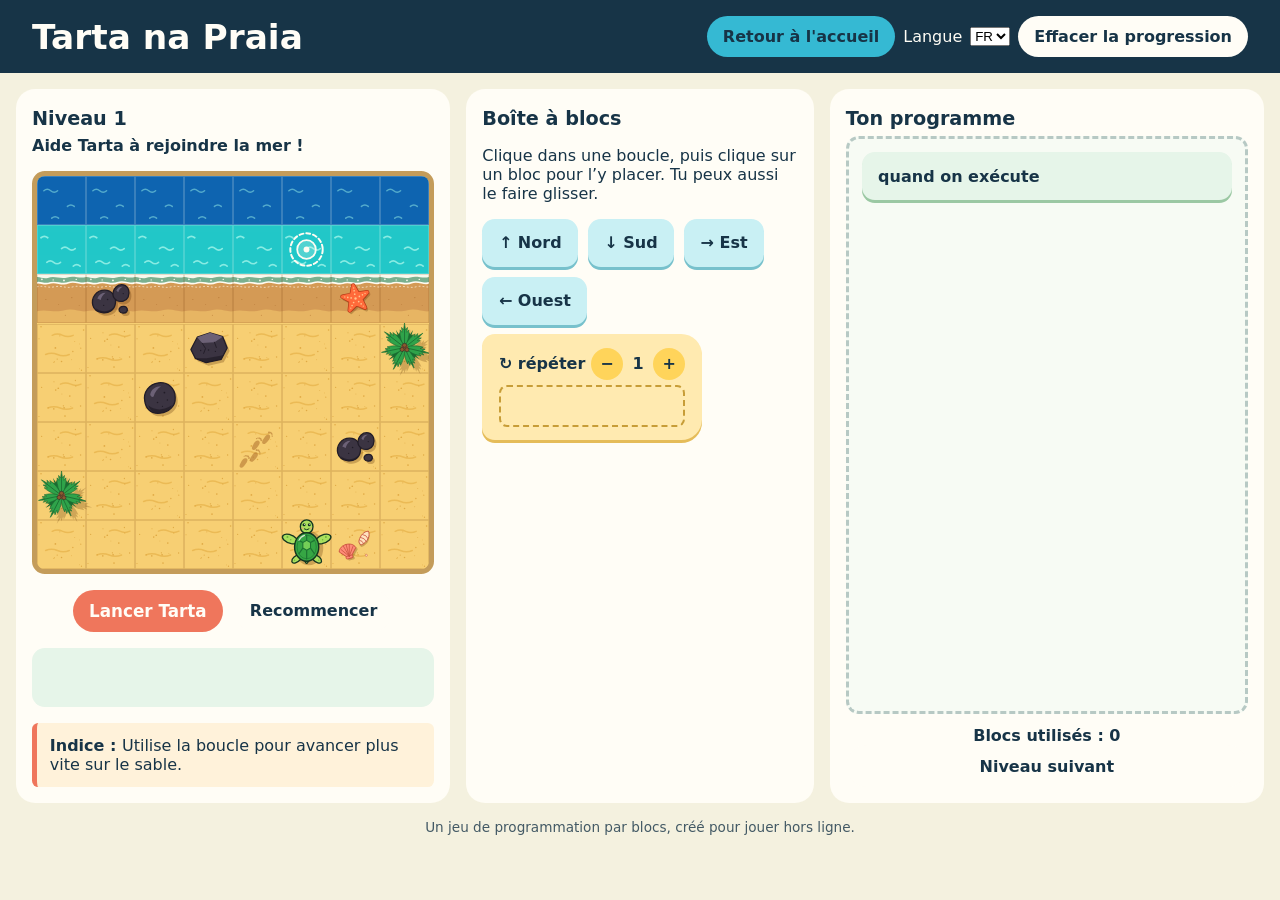
<file: tarta.html>
<!doctype html>
<html lang="fr">
<head>
  <meta charset="utf-8">
  <meta name="viewport" content="width=device-width, initial-scale=1">
  <title>Tarta na Praia</title>
  <style>
    :root { --mer:#35b9d3; --mer-fonce:#1486aa; --encre:#173447; --corail:#ef765c; --jaune:#ffd45a; --blanc:#fffdf6; --ombre:0 7px 18px #15344724; }
    * { box-sizing:border-box; }
    body { margin:0; min-height:100vh; color:var(--encre); background:#f4f1df; font-family:system-ui,-apple-system,"Segoe UI",sans-serif; }
    header { display:flex; align-items:center; justify-content:space-between; gap:1rem; padding:1rem clamp(1rem,3vw,2rem); background:var(--encre); color:var(--blanc); }
    header h1 { margin:0; font-size:clamp(1.4rem,4vw,2.15rem); }
    .top-actions { display:flex; align-items:center; gap:.5rem; flex-wrap:wrap; justify-content:flex-end; }
    button, .bloc { font:inherit; }
    button { border:0; border-radius:999px; padding:.7rem 1rem; font-weight:800; color:var(--encre); background:var(--jaune); box-shadow:var(--ombre); cursor:pointer; touch-action:manipulation; }
    button:hover, button:focus-visible { filter:brightness(.96); outline:3px solid #fff; outline-offset:2px; }
    button.secondary { background:var(--blanc); }
    #retour-index { background:var(--mer); color:var(--encre); }
    button.danger { background:#ffc3b7; }
    main { display:grid; grid-template-columns:minmax(250px,1fr) minmax(220px,.8fr) minmax(250px,1fr); gap:1rem; max-width:1500px; margin:0 auto; padding:1rem; }
    .zone { min-width:0; }
    .panneau { background:var(--blanc); border-radius:1.2rem; padding:1rem; box-shadow:var(--ombre); }
    h2 { margin:.1rem 0 .4rem; font-size:1.2rem; }
    .consigne { margin:.25rem 0 1rem; font-weight:700; }
    #grille { position:relative; aspect-ratio:1; width:min(100%,500px); margin:auto; border:5px solid #c49c5a; border-radius:.8rem; overflow:hidden; background:var(--sable); }
    .calque { position:absolute; inset:0; display:grid; grid-template-columns:repeat(8,1fr); grid-template-rows:repeat(8,1fr); }
    .calque-sol > svg { width:100%; height:100%; display:block; }
    .calque-objets, .calque-tarta { pointer-events:none; }
    .calque-objets > svg { width:100%; height:100%; display:block; overflow:visible; }
    .tarta-position { grid-area:1 / 1; transform:translate(calc(var(--colonne) * 100%), calc(var(--ligne) * 100%)); transition:transform 250ms ease-in-out; }
    .tarta-position > svg { width:100%; height:100%; display:block; overflow:visible; }
    @media (prefers-reduced-motion:reduce) { .tarta-position { transition:none; } }
    .panneau-actions { display:flex; justify-content:center; gap:.7rem; flex-wrap:wrap; margin-top:1rem; }
    .panneau-actions #executer { background:var(--corail); color:var(--blanc); font-size:1.05rem; }
    .statut { min-height:3.7rem; margin:1rem 0 0; padding:.7rem 1rem; border-radius:.8rem; background:#e6f5e9; font-weight:700; text-align:center; }
    .statut.echec { background:#fff0df; }
    .statut.succes { background:#fff3ad; }
    .bibliotheque { display:flex; flex-wrap:wrap; gap:.6rem; align-items:center; }
    .bloc { user-select:none; touch-action:none; display:flex; align-items:center; gap:.35rem; min-height:3rem; padding:.65rem .85rem; border:3px solid transparent; border-radius:.8rem; background:#e6f5e9; box-shadow:0 3px 0 #9bc8a3; cursor:grab; font-weight:800; }
    .bloc:active { cursor:grabbing; }
    .supprimer { margin-left:auto; padding:.15rem .45rem; min-height:2rem; box-shadow:none; background:#ffc3b7; color:var(--encre); }
    .bloc.direction { background:#c9f0f4; box-shadow:0 3px 0 #77c1cc; }
    .bloc.boucle { background:#ffeab0; box-shadow:0 3px 0 #e5bc59; border-radius:.8rem 1.3rem 1.3rem .8rem; flex-direction:column; align-items:stretch; min-width:11rem; }
    .entete-boucle { display:flex; align-items:center; gap:.35rem; }
    .repeteur { display:flex; align-items:center; gap:.2rem; margin-left:auto; }
    .repeteur button { min-width:2rem; min-height:2rem; padding:.2rem .55rem; box-shadow:none; }
    .repeteur output { min-width:1.5rem; text-align:center; }
    .conteneur-boucle { min-height:2.6rem; padding:.35rem; border:2px dashed #c79d38; border-radius:.5rem; display:flex; flex-direction:column; gap:.4rem; }
    .conteneur-boucle.cible-active { border-color:var(--corail); background:#fff3e7; }
    .conteneur-boucle:empty::after { content:""; }
    .zone-programme { display:flex; flex-direction:column; max-height:calc(100vh - 7rem); }
    .programme { flex:1 1 auto; min-height:12rem; overflow-y:auto; overscroll-behavior:contain; padding:.8rem; border:3px dashed #b7c9c4; border-radius:.8rem; background:#f7fbf4; }
    .zone-programme > .compteur, .zone-programme > #niveau-suivant { flex:none; }
    .entete-boucle .supprimer { margin-left:.2rem; }
    .programme .bloc { width:fit-content; max-width:100%; }
    .programme > .bloc { margin-bottom:.45rem; }
    .programme > .bloc:not(.boucle), .conteneur-boucle > .bloc:not(.boucle) { width:100%; }
    .drop-active { border-color:var(--corail); background:#fff3e7; }
    .en-cours { border-color:var(--corail) !important; box-shadow:0 0 0 4px #ef765c66, 0 3px 0 #c85442 !important; }
    .compteur { margin:.8rem 0 0; text-align:center; font-weight:800; }
    .aide { margin:1rem 0 0; padding:.8rem; border-left:5px solid var(--corail); background:#fff2da; border-radius:.4rem; }
    footer { max-width:1500px; margin:auto; padding:0 1rem 1rem; font-size:.85rem; text-align:center; opacity:.8; }
    .cache { display:none !important; }
    @media (min-width:901px) { .zone-programme { position:sticky; top:1rem; } }
    @media (max-width:900px) { main { grid-template-columns:1fr 1fr; } .zone.grille-zone { grid-column:1 / -1; } }
    @media (max-width:620px) { header { align-items:flex-start; flex-direction:column; } .top-actions { justify-content:flex-start; } main { grid-template-columns:1fr; padding:.7rem; } .zone.grille-zone { grid-column:auto; } .panneau { padding:.8rem; } button { min-height:2.8rem; } }
  </style>
  <style>
/* Tarta-na-Praia — palette et animations de la grille, style A (plat et coloré).
   À utiliser avec tarta-plage-A.svg (coller le <svg> une fois dans index.html, ce CSS dans un <style>).
   c-NOM = remplissage, l-NOM = trait, k-NOM = arrêt de dégradé, tous lus depuis --NOM. */
:root{
  --sable: #F7CF73;
  --sable-clair: #FCE3A2;
  --sable-grain: #E0AA45;
  --sable-ride: #EBBA55;
  --sable-mouille: #D49A55;
  --sable-mouille-2: #E7B563;
  --trace: rgba(165,100,35,.5);
  --eau: #22C7C8;
  --eau-milieu: #169FC6;
  --eau-profonde: #0E64B0;
  --eau-reflet: #9AF2E8;
  --ecume: #FFFCF2;
  --roche: #3B3442;
  --roche-clair: #6C6176;
  --roche-fonce: #211C27;
  --ombre: rgba(90,45,5,.28);
  --carapace: #36A644;
  --carapace-clair: #74CE57;
  --carapace-motif: #1D7432;
  --peau: #A9E05E;
  --peau-motif: #6FB43A;
  --contour: #15361F;
  --palme: #2FA34A;
  --palme-fonce: #1A6B31;
  --tronc: #8A5A2E;
  --coquillage: #FF8C78;
  --coquillage-2: #FFE2BF;
  --coquillage-bord: #C9533F;
  --etoile: #FF6A3A;
  --etoile-point: #FFC48C;
  --etoile-bord: #B83A18;
  --trait-case: rgba(125,70,15,.32);
  --trait-eau: rgba(255,252,242,.38);
}
.c-sable{fill:var(--sable)}.l-sable{stroke:var(--sable)}.k-sable{stop-color:var(--sable)}
.c-sable-clair{fill:var(--sable-clair)}.l-sable-clair{stroke:var(--sable-clair)}.k-sable-clair{stop-color:var(--sable-clair)}
.c-sable-grain{fill:var(--sable-grain)}.l-sable-grain{stroke:var(--sable-grain)}.k-sable-grain{stop-color:var(--sable-grain)}
.c-sable-ride{fill:var(--sable-ride)}.l-sable-ride{stroke:var(--sable-ride)}.k-sable-ride{stop-color:var(--sable-ride)}
.c-sable-mouille{fill:var(--sable-mouille)}.l-sable-mouille{stroke:var(--sable-mouille)}.k-sable-mouille{stop-color:var(--sable-mouille)}
.c-sable-mouille-2{fill:var(--sable-mouille-2)}.l-sable-mouille-2{stroke:var(--sable-mouille-2)}.k-sable-mouille-2{stop-color:var(--sable-mouille-2)}
.c-trace{fill:var(--trace)}.l-trace{stroke:var(--trace)}.k-trace{stop-color:var(--trace)}
.c-eau{fill:var(--eau)}.l-eau{stroke:var(--eau)}.k-eau{stop-color:var(--eau)}
.c-eau-milieu{fill:var(--eau-milieu)}.l-eau-milieu{stroke:var(--eau-milieu)}.k-eau-milieu{stop-color:var(--eau-milieu)}
.c-eau-profonde{fill:var(--eau-profonde)}.l-eau-profonde{stroke:var(--eau-profonde)}.k-eau-profonde{stop-color:var(--eau-profonde)}
.c-eau-reflet{fill:var(--eau-reflet)}.l-eau-reflet{stroke:var(--eau-reflet)}.k-eau-reflet{stop-color:var(--eau-reflet)}
.c-ecume{fill:var(--ecume)}.l-ecume{stroke:var(--ecume)}.k-ecume{stop-color:var(--ecume)}
.c-roche{fill:var(--roche)}.l-roche{stroke:var(--roche)}.k-roche{stop-color:var(--roche)}
.c-roche-clair{fill:var(--roche-clair)}.l-roche-clair{stroke:var(--roche-clair)}.k-roche-clair{stop-color:var(--roche-clair)}
.c-roche-fonce{fill:var(--roche-fonce)}.l-roche-fonce{stroke:var(--roche-fonce)}.k-roche-fonce{stop-color:var(--roche-fonce)}
.c-ombre{fill:var(--ombre)}.l-ombre{stroke:var(--ombre)}.k-ombre{stop-color:var(--ombre)}
.c-carapace{fill:var(--carapace)}.l-carapace{stroke:var(--carapace)}.k-carapace{stop-color:var(--carapace)}
.c-carapace-clair{fill:var(--carapace-clair)}.l-carapace-clair{stroke:var(--carapace-clair)}.k-carapace-clair{stop-color:var(--carapace-clair)}
.c-carapace-motif{fill:var(--carapace-motif)}.l-carapace-motif{stroke:var(--carapace-motif)}.k-carapace-motif{stop-color:var(--carapace-motif)}
.c-peau{fill:var(--peau)}.l-peau{stroke:var(--peau)}.k-peau{stop-color:var(--peau)}
.c-peau-motif{fill:var(--peau-motif)}.l-peau-motif{stroke:var(--peau-motif)}.k-peau-motif{stop-color:var(--peau-motif)}
.c-contour{fill:var(--contour)}.l-contour{stroke:var(--contour)}.k-contour{stop-color:var(--contour)}
.c-palme{fill:var(--palme)}.l-palme{stroke:var(--palme)}.k-palme{stop-color:var(--palme)}
.c-palme-fonce{fill:var(--palme-fonce)}.l-palme-fonce{stroke:var(--palme-fonce)}.k-palme-fonce{stop-color:var(--palme-fonce)}
.c-tronc{fill:var(--tronc)}.l-tronc{stroke:var(--tronc)}.k-tronc{stop-color:var(--tronc)}
.c-coquillage{fill:var(--coquillage)}.l-coquillage{stroke:var(--coquillage)}.k-coquillage{stop-color:var(--coquillage)}
.c-coquillage-2{fill:var(--coquillage-2)}.l-coquillage-2{stroke:var(--coquillage-2)}.k-coquillage-2{stop-color:var(--coquillage-2)}
.c-coquillage-bord{fill:var(--coquillage-bord)}.l-coquillage-bord{stroke:var(--coquillage-bord)}.k-coquillage-bord{stop-color:var(--coquillage-bord)}
.c-etoile{fill:var(--etoile)}.l-etoile{stroke:var(--etoile)}.k-etoile{stop-color:var(--etoile)}
.c-etoile-point{fill:var(--etoile-point)}.l-etoile-point{stroke:var(--etoile-point)}.k-etoile-point{stop-color:var(--etoile-point)}
.c-etoile-bord{fill:var(--etoile-bord)}.l-etoile-bord{stroke:var(--etoile-bord)}.k-etoile-bord{stop-color:var(--etoile-bord)}
.c-trait-case{fill:var(--trait-case)}.l-trait-case{stroke:var(--trait-case)}.k-trait-case{stop-color:var(--trait-case)}
.c-trait-eau{fill:var(--trait-eau)}.l-trait-eau{stroke:var(--trait-eau)}.k-trait-eau{stop-color:var(--trait-eau)}
.k0{stop-opacity:0}
.vagues{animation:tnp-vague 9s linear infinite}
.vagues-lentes{animation-duration:15s}
.ecume{animation:tnp-ecume 4.5s ease-in-out infinite}
.but-onde{transform-box:fill-box;transform-origin:center;animation:tnp-but 2.6s ease-in-out infinite}
.onde{transform-box:fill-box;transform-origin:center;opacity:.55;animation:tnp-onde 2.4s ease-out infinite}
.onde-2{animation-delay:.8s}.onde-3{animation-delay:1.6s}
.tarta-plonge{transform-box:fill-box;transform-origin:center;animation:tnp-plonge .9s ease-out both}
.tarta-flotte{transform-box:fill-box;transform-origin:center;animation:tnp-flotte 3.2s ease-in-out .9s infinite}
@keyframes tnp-vague{from{transform:translateX(0)}to{transform:translateX(-100px)}}
@keyframes tnp-ecume{0%,100%{transform:translateY(0);opacity:1}50%{transform:translateY(2.5px);opacity:.75}}
@keyframes tnp-but{0%,100%{transform:scale(1)}50%{transform:scale(1.08)}}
@keyframes tnp-onde{0%{transform:scale(.45);opacity:.9}100%{transform:scale(1.2);opacity:0}}
@keyframes tnp-plonge{0%{transform:translateY(-8px) scale(1.1)}40%{transform:translateY(2px) scale(.92)}70%{transform:translateY(-1px) scale(1.01)}100%{transform:none}}
@keyframes tnp-flotte{0%,100%{transform:rotate(-3deg)}50%{transform:rotate(3deg)}}
@media (prefers-reduced-motion:reduce){.vagues,.ecume,.but-onde,.onde,.tarta-plonge,.tarta-flotte{animation:none!important}}
  </style>
</head>
<body>
<svg xmlns="http://www.w3.org/2000/svg" width="0" height="0" style="position:absolute;width:0;height:0;overflow:hidden" aria-hidden="true" xmlns:c2pa="http://c2pa.org/manifest">

<defs></defs>
<symbol id="case-sable" viewBox="0 0 100 100"><rect width="100" height="100" class="c-sable"></rect><path d="M47.8 22.8 q10.5 -5 21 0 t21 0" fill="none" class="l-sable-ride" stroke-width="3" stroke-linecap="round"></path><path d="M21.8 71.3 q12.7 -5 25.4 0 t25.4 0" fill="none" class="l-sable-ride" stroke-width="3" stroke-linecap="round"></path><circle cx="4" cy="88.7" r="1.1" class="c-sable-grain"></circle><circle cx="23.4" cy="71.1" r="1.3" class="c-sable-grain"></circle><circle cx="34.3" cy="73.2" r="1.6" class="c-sable-grain"></circle><circle cx="53.9" cy="67" r="1.4" class="c-sable-grain"></circle><circle cx="79.1" cy="26.3" r="1.2" class="c-sable-grain"></circle><circle cx="69.1" cy="68.2" r="0.9" class="c-sable-grain"></circle><circle cx="66.9" cy="47" r="1.7" class="c-sable-grain"></circle><circle cx="78.3" cy="15.3" r="1.3" class="c-sable-grain"></circle><circle cx="88.9" cy="67.3" r="1.4" class="c-sable-grain"></circle><circle cx="57.1" cy="87.9" r="1.7" class="c-sable-grain"></circle><circle cx="38.2" cy="34.9" r="1.6" class="c-sable-grain"></circle><circle cx="34.6" cy="18" r="1.1" class="c-sable-grain"></circle><circle cx="43.4" cy="31.1" r="1.7" class="c-sable-grain"></circle><circle cx="55.3" cy="71.1" r="1.7" class="c-sable-grain"></circle><circle cx="9.4" cy="29.2" r="1.4" class="c-sable-grain"></circle><circle cx="50.8" cy="42.8" r="1" class="c-sable-grain"></circle><rect x=".6" y=".6" width="98.8" height="98.8" rx="1" fill="none" class="l-trait-case" stroke-width="1.3"></rect></symbol>
<symbol id="case-sable-2" viewBox="0 0 100 100"><rect width="100" height="100" class="c-sable"></rect><path d="M31 23.1 q10.7 -5 21.4 0 t21.4 0" fill="none" class="l-sable-ride" stroke-width="3" stroke-linecap="round"></path><path d="M17.5 62.2 q12.1 -5 24.2 0 t24.2 0" fill="none" class="l-sable-ride" stroke-width="3" stroke-linecap="round"></path><circle cx="4.1" cy="30.2" r="1.1" class="c-sable-grain"></circle><circle cx="33.8" cy="78.5" r="0.9" class="c-sable-grain"></circle><circle cx="73.1" cy="56" r="1.4" class="c-sable-grain"></circle><circle cx="41.2" cy="71.5" r="1.3" class="c-sable-grain"></circle><circle cx="89.3" cy="49.2" r="1.2" class="c-sable-grain"></circle><circle cx="50" cy="76.3" r="1.6" class="c-sable-grain"></circle><circle cx="70.7" cy="73.1" r="1" class="c-sable-grain"></circle><circle cx="37.5" cy="48.8" r="1.8" class="c-sable-grain"></circle><circle cx="46.6" cy="24.2" r="1.1" class="c-sable-grain"></circle><circle cx="8.2" cy="5.5" r="1.6" class="c-sable-grain"></circle><circle cx="90.7" cy="94.3" r="1.3" class="c-sable-grain"></circle><circle cx="77" cy="35.7" r="1" class="c-sable-grain"></circle><circle cx="86.5" cy="40.6" r="0.9" class="c-sable-grain"></circle><circle cx="86.7" cy="91.5" r="1" class="c-sable-grain"></circle><circle cx="95" cy="12.2" r="1.6" class="c-sable-grain"></circle><circle cx="35.4" cy="77.1" r="1.2" class="c-sable-grain"></circle><rect x=".6" y=".6" width="98.8" height="98.8" rx="1" fill="none" class="l-trait-case" stroke-width="1.3"></rect></symbol>
<symbol id="case-sable-mouille" viewBox="0 0 100 100">
<rect width="100" height="100" class="c-sable-mouille"></rect>
<path d="M0 76 C20 71 36 80 56 74 C74 69 88 78 100 76 V100 H0 Z" class="c-sable-mouille-2"></path>
<circle cx="18" cy="52" r="1.2" class="c-trace"></circle><circle cx="44" cy="62" r="1" class="c-trace"></circle><circle cx="71" cy="48" r="1.3" class="c-trace"></circle><circle cx="86" cy="64" r="1" class="c-trace"></circle><circle cx="58" cy="84" r="1.1" class="c-trace"></circle>
<path d="M0 0 H100 V18 C90 23 78 12 64 18 C50 24 38 13 24 19 C14 22 7 16 0 18 Z" class="c-eau" opacity="0.5"></path>
<g class="ecume">
<path d="M0 0 H100 V6 C88 10 76 3 62 7 C48 11 36 3 22 8 C12 10 6 5 0 6 Z" class="c-ecume" opacity=".95"></path>
<path d="M100 18 C90 23 78 12 64 18 C50 24 38 13 24 19 C14 22 7 16 0 18" fill="none" class="l-ecume" stroke-width="3.4" stroke-linecap="round"></path>
<path d="M0 26 C14 23 22 29 36 26 C50 23 60 30 74 26 C86 23 94 28 100 26" fill="none" class="l-ecume" stroke-width="1.8" stroke-dasharray="2 6" stroke-linecap="round" opacity=".75"></path>
<circle cx="10" cy="11" r="1.6" class="c-ecume"></circle><circle cx="33" cy="12" r="1.3" class="c-ecume"></circle><circle cx="55" cy="13" r="1.7" class="c-ecume"></circle><circle cx="80" cy="11" r="1.4" class="c-ecume"></circle>
</g><rect x=".6" y=".6" width="98.8" height="98.8" rx="1" fill="none" class="l-trait-case" stroke-width="1.3"></rect></symbol>
<symbol id="case-eau" viewBox="0 0 100 100"><rect width="100" height="100" class="c-eau"></rect><g class="vagues" fill="none" stroke-width="3.4" stroke-linecap="round" opacity="0.85"><g class="l-eau-reflet"><path d="M8 26 q7 -6 14 0"></path><path d="M50 48 q7 -6 14 0 q7 6 14 0"></path><path d="M20 76 q7 -6 14 0 q7 6 14 0"></path><path d="M74 84 q7 -6 14 0"></path><path d="M108 26 q7 -6 14 0"></path><path d="M150 48 q7 -6 14 0 q7 6 14 0"></path><path d="M120 76 q7 -6 14 0 q7 6 14 0"></path><path d="M174 84 q7 -6 14 0"></path></g></g><rect x=".6" y=".6" width="98.8" height="98.8" rx="1" fill="none" class="l-trait-eau" stroke-width="1.3"></rect></symbol>
<symbol id="case-eau-profonde" viewBox="0 0 100 100"><rect width="100" height="100" class="c-eau-profonde"></rect><g class="vagues vagues-lentes" fill="none" stroke-width="3" stroke-linecap="round" opacity="0.5"><g class="l-eau-reflet"><path d="M14 30 q7 -6 14 0 q7 6 14 0"></path><path d="M62 62 q7 -6 14 0"></path><path d="M30 86 q7 -6 14 0"></path><path d="M114 30 q7 -6 14 0 q7 6 14 0"></path><path d="M162 62 q7 -6 14 0"></path><path d="M130 86 q7 -6 14 0"></path></g></g><rect x=".6" y=".6" width="98.8" height="98.8" rx="1" fill="none" class="l-trait-eau" stroke-width="1.3"></rect></symbol>
<symbol id="but" viewBox="0 0 100 100"><g class="but-onde"><circle cx="50" cy="50" r="33" fill="none" class="l-ecume" stroke-width="4" stroke-dasharray="8 6" stroke-linecap="round"></circle></g><circle cx="50" cy="50" r="19" class="c-ecume" opacity=".22"></circle><circle cx="50" cy="50" r="19" fill="none" class="l-ecume" stroke-width="3.6"></circle><circle cx="50" cy="50" r="6" class="c-ecume"></circle></symbol>
<symbol id="case-eau-but" viewBox="0 0 100 100"><use href="#case-eau"></use><use href="#but"></use></symbol>
<symbol id="rocher-1" viewBox="0 0 100 100"><path d="M20 58 C16 40 29 22 48 20 C67 18 82 31 82 50 C83 67 70 80 51 82 C33 84 22 73 20 58 Z" class="c-ombre" transform="translate(5 6)"></path><path d="M20 58 C16 40 29 22 48 20 C67 18 82 31 82 50 C83 67 70 80 51 82 C33 84 22 73 20 58 Z" class="c-roche l-roche-fonce" stroke-width="2.6" stroke-linejoin="round"></path><path d="M27 66 C38 76 58 78 75 66 C72 76 62 82 50 82 C37 82 30 76 27 66 Z" class="c-roche-fonce" opacity=".75"></path><path d="M31 44 C33 33 42 27 53 27 C46 32 40 39 38 48 C35 50 32 48 31 44 Z" class="c-roche-clair" opacity="1"></path><circle cx="60" cy="40" r="1.8" class="c-roche-fonce"></circle><circle cx="66" cy="55" r="1.4" class="c-roche-fonce"></circle><circle cx="46" cy="60" r="1.6" class="c-roche-fonce"></circle><circle cx="56" cy="68" r="1.2" class="c-roche-fonce"></circle></symbol>
<symbol id="rocher-2" viewBox="0 0 100 100"><path d="M14 64 C10 48 21 33 38 33 C53 33 62 46 60 60 C58 74 46 81 33 79 C22 77 16 72 14 64 Z" class="c-ombre" transform="translate(5 6)"></path><path d="M55 42 C55 29 65 20 76 22 C87 24 90 37 86 47 C82 56 71 58 63 54 C58 51 55 47 55 42 Z" class="c-ombre" transform="translate(5 6)"></path><path d="M68 76 C66 69 72 65 78 66 C84 67 86 73 83 77 C80 81 71 81 68 76 Z" class="c-ombre" transform="translate(5 6)"></path><path d="M14 64 C10 48 21 33 38 33 C53 33 62 46 60 60 C58 74 46 81 33 79 C22 77 16 72 14 64 Z" class="c-roche l-roche-fonce" stroke-width="2.6" stroke-linejoin="round"></path><path d="M55 42 C55 29 65 20 76 22 C87 24 90 37 86 47 C82 56 71 58 63 54 C58 51 55 47 55 42 Z" class="c-roche l-roche-fonce" stroke-width="2.6" stroke-linejoin="round"></path><path d="M68 76 C66 69 72 65 78 66 C84 67 86 73 83 77 C80 81 71 81 68 76 Z" class="c-roche l-roche-fonce" stroke-width="2.6" stroke-linejoin="round"></path><path d="M20 70 C30 78 46 79 56 68 C53 76 45 80 34 79 C26 78 22 75 20 70 Z" class="c-roche-fonce" opacity=".75"></path><path d="M23 50 C26 42 32 38 40 38 C35 42 31 47 30 53 Z" class="c-roche-clair" opacity="1"></path><path d="M62 34 C64 28 69 25 75 26 C70 29 67 32 66 37 Z" class="c-roche-clair" opacity="1"></path><circle cx="44" cy="52" r="1.6" class="c-roche-fonce"></circle><circle cx="36" cy="64" r="1.3" class="c-roche-fonce"></circle><circle cx="76" cy="40" r="1.4" class="c-roche-fonce"></circle></symbol>
<symbol id="rocher-3" viewBox="0 0 100 100"><path d="M14 54 L27 29 L53 20 L79 28 L88 51 L76 74 L45 81 L23 72 Z" class="c-ombre" transform="translate(5 6)"></path><path d="M14 54 L27 29 L53 20 L79 28 L88 51 L76 74 L45 81 L23 72 Z" class="c-roche l-roche-fonce" stroke-width="2.6" stroke-linejoin="round"></path><path d="M23 72 L45 81 L76 74 L80 66 L46 72 Z" class="c-roche-fonce" opacity=".75"></path><path d="M27 29 L53 20 L79 28 L62 39 L37 41 Z" class="c-roche-clair" opacity="1"></path><circle cx="50" cy="55" r="1.6" class="c-roche-fonce"></circle><circle cx="64" cy="58" r="1.3" class="c-roche-fonce"></circle><circle cx="34" cy="56" r="1.4" class="c-roche-fonce"></circle><path d="M37 41 L44 52 L40 62 M62 39 L66 50" fill="none" class="l-roche-fonce" stroke-width="1.8" stroke-linecap="round"></path></symbol>
<symbol id="tarta" viewBox="0 0 100 100" overflow="visible"><g transform="translate(50 51) scale(1.12) translate(-50 -51)">
<ellipse cx="54" cy="58" rx="26.24" ry="31.159999999999997" class="c-ombre"></ellipse>
<g class="c-peau l-contour" stroke-width="2.4" stroke-linejoin="round">
<path d="M37 70 C30 71 22 76 23 83 C25 88 33 85 41 77 Z"></path><path d="M63 70 C70 71 78 76 77 83 C75 88 67 85 59 77 Z"></path>
<path d="M46 79 Q50 93 54 79 Z"></path>
<path d="M33 42 C24 33 12 30 7 35 C3 40 10 47 22 50 C27 51 31 50 34 49 Z"></path><path d="M67 42 C76 33 88 30 93 35 C97 40 90 47 78 50 C73 51 69 50 66 49 Z"></path>
<ellipse cx="50" cy="19" rx="11.5" ry="12.5"></ellipse>
</g>
<g class="c-peau-motif"><circle cx="15" cy="38" r="1.8"></circle><circle cx="21" cy="43" r="1.4"></circle><circle cx="85" cy="38" r="1.8"></circle><circle cx="79" cy="43" r="1.4"></circle><circle cx="28" cy="80" r="1.3"></circle><circle cx="72" cy="80" r="1.3"></circle></g>
<circle cx="42.4" cy="22" r="2.1" class="c-coquillage" opacity=".55"></circle><circle cx="57.6" cy="22" r="2.1" class="c-coquillage" opacity=".55"></circle>
<circle cx="45.2" cy="15.5" r="2.8" class="c-contour"></circle><circle cx="54.8" cy="15.5" r="2.8" class="c-contour"></circle>
<circle cx="46.1" cy="14.5" r="1" class="c-ecume"></circle><circle cx="55.7" cy="14.5" r="1" class="c-ecume"></circle>
<path d="M45.8 23.2 Q50 26.6 54.2 23.2" fill="none" class="l-contour" stroke-width="1.8" stroke-linecap="round"></path>
<ellipse cx="50" cy="56" rx="22" ry="26" class="c-carapace l-contour" stroke-width="2.6"></ellipse>
<ellipse cx="50" cy="56" rx="17.5" ry="21.5" fill="none" class="l-carapace-motif" stroke-width="1.6" opacity=".7"></ellipse>
<g fill="none" class="l-carapace-motif" stroke-width="2.2" stroke-linecap="round"><path d="M50 44 V34.5 M57 48 L64 44 M57 58 L64 68 M50 62 V77.5 M43 58 L36 68 M43 48 L36 44"></path></g>
<polygon points="50,44 57,48 57,58 50,62 43,58 43,48" class="c-carapace-clair l-carapace-motif" stroke-width="2" stroke-linejoin="round"></polygon>
<path d="M36 44 Q39 37 46 35" fill="none" class="l-ecume" stroke-width="2.2" stroke-linecap="round" opacity=".8"></path></g></symbol>
<symbol id="eclaboussure" viewBox="0 0 100 100" overflow="visible"><g fill="none" class="l-ecume" stroke-width="3"><circle class="onde" cx="50" cy="52" r="26"></circle><circle class="onde onde-2" cx="50" cy="52" r="36"></circle><circle class="onde onde-3" cx="50" cy="52" r="45"></circle></g><g class="c-ecume"><circle cx="14" cy="28" r="2.4"></circle><circle cx="88" cy="24" r="2"></circle><circle cx="84" cy="84" r="2.6"></circle><circle cx="16" cy="80" r="1.8"></circle></g></symbol>
<symbol id="tarta-arrivee" viewBox="0 0 100 100" overflow="visible"><use href="#eclaboussure"></use><g class="tarta-plonge"><g class="tarta-flotte"><use href="#tarta"></use></g></g><path d="M30 78 C40 82 60 82 70 78" fill="none" class="l-ecume" stroke-width="2.6" stroke-linecap="round" opacity=".8"></path></symbol>
<symbol id="palmier" viewBox="0 0 100 100" overflow="visible">
<g transform="translate(13 13)"><g opacity="0.9"><path d="M50 50 C45 42 40 30 41 14 L45 19 L44 9 L48 14 L50 0 L52 14 L56 9 L55 19 L59 14 C60 30 55 42 50 50 Z" class="c-ombre" transform="translate(50 50) rotate(0) scale(1) translate(-50 -50)"></path><path d="M50 50 C45 42 40 30 41 14 L45 19 L44 9 L48 14 L50 0 L52 14 L56 9 L55 19 L59 14 C60 30 55 42 50 50 Z" class="c-ombre" transform="translate(50 50) rotate(52) scale(0.95) translate(-50 -50)"></path><path d="M50 50 C45 42 40 30 41 14 L45 19 L44 9 L48 14 L50 0 L52 14 L56 9 L55 19 L59 14 C60 30 55 42 50 50 Z" class="c-ombre" transform="translate(50 50) rotate(103) scale(1.02) translate(-50 -50)"></path><path d="M50 50 C45 42 40 30 41 14 L45 19 L44 9 L48 14 L50 0 L52 14 L56 9 L55 19 L59 14 C60 30 55 42 50 50 Z" class="c-ombre" transform="translate(50 50) rotate(155) scale(0.92) translate(-50 -50)"></path><path d="M50 50 C45 42 40 30 41 14 L45 19 L44 9 L48 14 L50 0 L52 14 L56 9 L55 19 L59 14 C60 30 55 42 50 50 Z" class="c-ombre" transform="translate(50 50) rotate(207) scale(1) translate(-50 -50)"></path><path d="M50 50 C45 42 40 30 41 14 L45 19 L44 9 L48 14 L50 0 L52 14 L56 9 L55 19 L59 14 C60 30 55 42 50 50 Z" class="c-ombre" transform="translate(50 50) rotate(258) scale(0.96) translate(-50 -50)"></path><path d="M50 50 C45 42 40 30 41 14 L45 19 L44 9 L48 14 L50 0 L52 14 L56 9 L55 19 L59 14 C60 30 55 42 50 50 Z" class="c-ombre" transform="translate(50 50) rotate(308) scale(1.04) translate(-50 -50)"></path></g></g>
<path d="M50 50 C45 42 40 30 41 14 L45 19 L44 9 L48 14 L50 0 L52 14 L56 9 L55 19 L59 14 C60 30 55 42 50 50 Z" class="c-palme-fonce" transform="translate(50 50) rotate(26) scale(0.8) translate(-50 -50)"></path><path d="M50 50 C45 42 40 30 41 14 L45 19 L44 9 L48 14 L50 0 L52 14 L56 9 L55 19 L59 14 C60 30 55 42 50 50 Z" class="c-palme-fonce" transform="translate(50 50) rotate(128) scale(0.78) translate(-50 -50)"></path><path d="M50 50 C45 42 40 30 41 14 L45 19 L44 9 L48 14 L50 0 L52 14 L56 9 L55 19 L59 14 C60 30 55 42 50 50 Z" class="c-palme-fonce" transform="translate(50 50) rotate(232) scale(0.82) translate(-50 -50)"></path><path d="M50 50 C45 42 40 30 41 14 L45 19 L44 9 L48 14 L50 0 L52 14 L56 9 L55 19 L59 14 C60 30 55 42 50 50 Z" class="c-palme-fonce" transform="translate(50 50) rotate(334) scale(0.8) translate(-50 -50)"></path>
<path d="M50 50 C45 42 40 30 41 14 L45 19 L44 9 L48 14 L50 0 L52 14 L56 9 L55 19 L59 14 C60 30 55 42 50 50 Z" class="c-palme l-palme-fonce" transform="translate(50 50) rotate(0) scale(1) translate(-50 -50)" stroke-width="1.2" stroke-linejoin="round"></path><path d="M50 50 C45 42 40 30 41 14 L45 19 L44 9 L48 14 L50 0 L52 14 L56 9 L55 19 L59 14 C60 30 55 42 50 50 Z" class="c-palme l-palme-fonce" transform="translate(50 50) rotate(52) scale(0.95) translate(-50 -50)" stroke-width="1.2" stroke-linejoin="round"></path><path d="M50 50 C45 42 40 30 41 14 L45 19 L44 9 L48 14 L50 0 L52 14 L56 9 L55 19 L59 14 C60 30 55 42 50 50 Z" class="c-palme l-palme-fonce" transform="translate(50 50) rotate(103) scale(1.02) translate(-50 -50)" stroke-width="1.2" stroke-linejoin="round"></path><path d="M50 50 C45 42 40 30 41 14 L45 19 L44 9 L48 14 L50 0 L52 14 L56 9 L55 19 L59 14 C60 30 55 42 50 50 Z" class="c-palme l-palme-fonce" transform="translate(50 50) rotate(155) scale(0.92) translate(-50 -50)" stroke-width="1.2" stroke-linejoin="round"></path><path d="M50 50 C45 42 40 30 41 14 L45 19 L44 9 L48 14 L50 0 L52 14 L56 9 L55 19 L59 14 C60 30 55 42 50 50 Z" class="c-palme l-palme-fonce" transform="translate(50 50) rotate(207) scale(1) translate(-50 -50)" stroke-width="1.2" stroke-linejoin="round"></path><path d="M50 50 C45 42 40 30 41 14 L45 19 L44 9 L48 14 L50 0 L52 14 L56 9 L55 19 L59 14 C60 30 55 42 50 50 Z" class="c-palme l-palme-fonce" transform="translate(50 50) rotate(258) scale(0.96) translate(-50 -50)" stroke-width="1.2" stroke-linejoin="round"></path><path d="M50 50 C45 42 40 30 41 14 L45 19 L44 9 L48 14 L50 0 L52 14 L56 9 L55 19 L59 14 C60 30 55 42 50 50 Z" class="c-palme l-palme-fonce" transform="translate(50 50) rotate(308) scale(1.04) translate(-50 -50)" stroke-width="1.2" stroke-linejoin="round"></path>
<g class="l-palme-fonce" stroke-width="1.6" stroke-linecap="round" fill="none"><path d="M50 47 L50 8" transform="translate(50 50) rotate(0) scale(1) translate(-50 -50)"></path><path d="M50 47 L50 8" transform="translate(50 50) rotate(52) scale(0.95) translate(-50 -50)"></path><path d="M50 47 L50 8" transform="translate(50 50) rotate(103) scale(1.02) translate(-50 -50)"></path><path d="M50 47 L50 8" transform="translate(50 50) rotate(155) scale(0.92) translate(-50 -50)"></path><path d="M50 47 L50 8" transform="translate(50 50) rotate(207) scale(1) translate(-50 -50)"></path><path d="M50 47 L50 8" transform="translate(50 50) rotate(258) scale(0.96) translate(-50 -50)"></path><path d="M50 47 L50 8" transform="translate(50 50) rotate(308) scale(1.04) translate(-50 -50)"></path></g>
<circle cx="50" cy="50" r="7" class="c-tronc"></circle>
<g class="c-tronc l-roche-fonce" stroke-width="1"><circle cx="45" cy="54" r="4.2"></circle><circle cx="55" cy="54.5" r="4.2"></circle><circle cx="50" cy="45.5" r="4.2"></circle></g>
</symbol>
<symbol id="coquillages" viewBox="0 0 100 100">
<g class="c-ombre" transform="translate(34 62) rotate(-15) scale(1.25) translate(2.5 3)"><path d="M-3 11 L-14 -1 C-11 -13 11 -13 14 -1 L3 11 Z"></path><rect x="-5.5" y="9" width="11" height="4.5" rx="1.6"></rect></g><g class="c-ombre" transform="translate(68 36) rotate(32) scale(1.2) translate(2.5 3)"><path d="M0 -13 C7 -9 9 4 2 13 C-1 14 -4 12 -5 9 C-8 0 -6 -9 0 -13 Z"></path></g>
<g transform="translate(34 62) rotate(-15) scale(1.25)"><g class="c-coquillage l-coquillage-bord" stroke-width="1.4" stroke-linejoin="round"><path d="M-3 11 L-14 -1 C-11 -13 11 -13 14 -1 L3 11 Z"></path><rect x="-5.5" y="9" width="11" height="4.5" rx="1.6"></rect></g><g class="l-coquillage-bord" stroke-width="1.2" stroke-linecap="round"><path d="M0 10 L-10 -4 M0 10 L-5 -8.5 M0 10 L0 -10 M0 10 L5 -8.5 M0 10 L10 -4" fill="none"></path></g></g>
<g transform="translate(68 36) rotate(32) scale(1.2)"><g class="c-coquillage-2 l-coquillage-bord" stroke-width="1.4"><path d="M0 -13 C7 -9 9 4 2 13 C-1 14 -4 12 -5 9 C-8 0 -6 -9 0 -13 Z"></path></g><path d="M-5 -3 Q1 -6 6 -2 M-6 3 Q1 0 7 4 M-4 8 Q0 6 4 9" fill="none" class="l-coquillage-bord" stroke-width="1.2" stroke-linecap="round"></path></g>
<circle cx="72" cy="72" r="2.2" class="c-coquillage-2 l-coquillage-bord" stroke-width="1"></circle>
</symbol>
<symbol id="etoile-de-mer" viewBox="0 0 100 100">
<polygon points="45.3,23.4 54.8,40.1 73.8,37.3 60.9,51.5 69.4,68.8 51.9,60.8 38.2,74.3 40.3,55.2 23.3,46.2 42.1,42.4" class="c-ombre l-ombre" stroke-width="7" stroke-linejoin="round" transform="translate(3 4)"></polygon>
<polygon points="45.3,23.4 54.8,40.1 73.8,37.3 60.9,51.5 69.4,68.8 51.9,60.8 38.2,74.3 40.3,55.2 23.3,46.2 42.1,42.4" fill="none" class="l-etoile-bord" stroke-width="9" stroke-linejoin="round"></polygon>
<polygon points="45.3,23.4 54.8,40.1 73.8,37.3 60.9,51.5 69.4,68.8 51.9,60.8 38.2,74.3 40.3,55.2 23.3,46.2 42.1,42.4" class="c-etoile l-etoile" stroke-width="6" stroke-linejoin="round"></polygon>
<g class="c-etoile-point"><circle cx="48.4" cy="41.1" r="1.7"></circle><circle cx="47.2" cy="34.2" r="1.7"></circle><circle cx="46.2" cy="28.3" r="1.3"></circle><circle cx="57.9" cy="45.8" r="1.7"></circle><circle cx="64.1" cy="42.5" r="1.7"></circle><circle cx="69.4" cy="39.7" r="1.3"></circle><circle cx="56.5" cy="56.3" r="1.7"></circle><circle cx="61.5" cy="61.1" r="1.7"></circle><circle cx="65.8" cy="65.3" r="1.3"></circle><circle cx="46.1" cy="58.1" r="1.7"></circle><circle cx="43" cy="64.4" r="1.7"></circle><circle cx="40.4" cy="69.8" r="1.3"></circle><circle cx="41.1" cy="48.7" r="1.7"></circle><circle cx="34.2" cy="47.8" r="1.7"></circle><circle cx="28.2" cy="46.9" r="1.3"></circle><circle cx="50" cy="50" r="2.4"></circle></g></symbol>
<symbol id="traces-pas" viewBox="0 0 100 100"><g class="c-trace"><g transform="translate(21.9 83.2) rotate(35) scale(-1.3 1.3)"><path d="M0 -8 C4 -8 5 -3 4 2 C3.5 6 3 9 0 9 C-3 9 -3.5 5 -3.5 1 C-4 -4 -3 -8 0 -8 Z"></path><circle cx="-2.4" cy="-11" r="1.5"></circle><circle cx="0" cy="-12.2" r="1.4"></circle><circle cx="2.2" cy="-11.8" r="1.2"></circle><circle cx="4" cy="-10.6" r="1"></circle><circle cx="5.3" cy="-8.8" r=".9"></circle></g><g transform="translate(42.6 70.8) rotate(35) scale(1.3 1.3)"><path d="M0 -8 C4 -8 5 -3 4 2 C3.5 6 3 9 0 9 C-3 9 -3.5 5 -3.5 1 C-4 -4 -3 -8 0 -8 Z"></path><circle cx="-2.4" cy="-11" r="1.5"></circle><circle cx="0" cy="-12.2" r="1.4"></circle><circle cx="2.2" cy="-11.8" r="1.2"></circle><circle cx="4" cy="-10.6" r="1"></circle><circle cx="5.3" cy="-8.8" r=".9"></circle></g><g transform="translate(47 47.1) rotate(35) scale(-1.3 1.3)"><path d="M0 -8 C4 -8 5 -3 4 2 C3.5 6 3 9 0 9 C-3 9 -3.5 5 -3.5 1 C-4 -4 -3 -8 0 -8 Z"></path><circle cx="-2.4" cy="-11" r="1.5"></circle><circle cx="0" cy="-12.2" r="1.4"></circle><circle cx="2.2" cy="-11.8" r="1.2"></circle><circle cx="4" cy="-10.6" r="1"></circle><circle cx="5.3" cy="-8.8" r=".9"></circle></g><g transform="translate(67.7 34.7) rotate(35) scale(1.3 1.3)"><path d="M0 -8 C4 -8 5 -3 4 2 C3.5 6 3 9 0 9 C-3 9 -3.5 5 -3.5 1 C-4 -4 -3 -8 0 -8 Z"></path><circle cx="-2.4" cy="-11" r="1.5"></circle><circle cx="0" cy="-12.2" r="1.4"></circle><circle cx="2.2" cy="-11.8" r="1.2"></circle><circle cx="4" cy="-10.6" r="1"></circle><circle cx="5.3" cy="-8.8" r=".9"></circle></g></g></symbol>
<symbol id="fond-plage" viewBox="0 0 800 800"><use href="#case-eau-profonde" x="0" y="0" width="100" height="100"></use><use href="#case-eau-profonde" x="100" y="0" width="100" height="100"></use><use href="#case-eau-profonde" x="200" y="0" width="100" height="100"></use><use href="#case-eau-profonde" x="300" y="0" width="100" height="100"></use><use href="#case-eau-profonde" x="400" y="0" width="100" height="100"></use><use href="#case-eau-profonde" x="500" y="0" width="100" height="100"></use><use href="#case-eau-profonde" x="600" y="0" width="100" height="100"></use><use href="#case-eau-profonde" x="700" y="0" width="100" height="100"></use><use href="#case-eau" x="0" y="100" width="100" height="100"></use><use href="#case-eau" x="100" y="100" width="100" height="100"></use><use href="#case-eau" x="200" y="100" width="100" height="100"></use><use href="#case-eau" x="300" y="100" width="100" height="100"></use><use href="#case-eau" x="400" y="100" width="100" height="100"></use><use href="#case-eau" x="500" y="100" width="100" height="100"></use><use href="#case-eau" x="600" y="100" width="100" height="100"></use><use href="#case-eau" x="700" y="100" width="100" height="100"></use><use href="#case-sable-mouille" x="0" y="200" width="100" height="100"></use><use href="#case-sable-mouille" x="100" y="200" width="100" height="100"></use><use href="#case-sable-mouille" x="200" y="200" width="100" height="100"></use><use href="#case-sable-mouille" x="300" y="200" width="100" height="100"></use><use href="#case-sable-mouille" x="400" y="200" width="100" height="100"></use><use href="#case-sable-mouille" x="500" y="200" width="100" height="100"></use><use href="#case-sable-mouille" x="600" y="200" width="100" height="100"></use><use href="#case-sable-mouille" x="700" y="200" width="100" height="100"></use><use href="#case-sable-2" x="0" y="300" width="100" height="100"></use><use href="#case-sable" x="100" y="300" width="100" height="100"></use><use href="#case-sable-2" x="200" y="300" width="100" height="100"></use><use href="#case-sable" x="300" y="300" width="100" height="100"></use><use href="#case-sable" x="400" y="300" width="100" height="100"></use><use href="#case-sable-2" x="500" y="300" width="100" height="100"></use><use href="#case-sable" x="600" y="300" width="100" height="100"></use><use href="#case-sable-2" x="700" y="300" width="100" height="100"></use><use href="#case-sable" x="0" y="400" width="100" height="100"></use><use href="#case-sable-2" x="100" y="400" width="100" height="100"></use><use href="#case-sable" x="200" y="400" width="100" height="100"></use><use href="#case-sable-2" x="300" y="400" width="100" height="100"></use><use href="#case-sable" x="400" y="400" width="100" height="100"></use><use href="#case-sable-2" x="500" y="400" width="100" height="100"></use><use href="#case-sable" x="600" y="400" width="100" height="100"></use><use href="#case-sable" x="700" y="400" width="100" height="100"></use><use href="#case-sable" x="0" y="500" width="100" height="100"></use><use href="#case-sable-2" x="100" y="500" width="100" height="100"></use><use href="#case-sable" x="200" y="500" width="100" height="100"></use><use href="#case-sable" x="300" y="500" width="100" height="100"></use><use href="#case-sable-2" x="400" y="500" width="100" height="100"></use><use href="#case-sable" x="500" y="500" width="100" height="100"></use><use href="#case-sable-2" x="600" y="500" width="100" height="100"></use><use href="#case-sable" x="700" y="500" width="100" height="100"></use><use href="#case-sable-2" x="0" y="600" width="100" height="100"></use><use href="#case-sable" x="100" y="600" width="100" height="100"></use><use href="#case-sable-2" x="200" y="600" width="100" height="100"></use><use href="#case-sable" x="300" y="600" width="100" height="100"></use><use href="#case-sable-2" x="400" y="600" width="100" height="100"></use><use href="#case-sable" x="500" y="600" width="100" height="100"></use><use href="#case-sable" x="600" y="600" width="100" height="100"></use><use href="#case-sable-2" x="700" y="600" width="100" height="100"></use><use href="#case-sable-2" x="0" y="700" width="100" height="100"></use><use href="#case-sable" x="100" y="700" width="100" height="100"></use><use href="#case-sable" x="200" y="700" width="100" height="100"></use><use href="#case-sable-2" x="300" y="700" width="100" height="100"></use><use href="#case-sable" x="400" y="700" width="100" height="100"></use><use href="#case-sable-2" x="500" y="700" width="100" height="100"></use><use href="#case-sable" x="600" y="700" width="100" height="100"></use><use href="#case-sable-2" x="700" y="700" width="100" height="100"></use></symbol>
<metadata><c2pa:manifest>[base64]//[base64]/oXQRRSB6nNaVkHcbYbBaXupqleTakx/[base64]/[base64]/3cyjxFA3Qo5S46fX0/ihY0VZ7mfb9KF703t5OjWDBWMA4GA1UdDwEB/wQEAwIHgDAVBgNVHSUEDjAMBgorBgEEAYPoXgIBMAwGA1UdEwEB/wQCMAAwHwYDVR0jBBgwFoAUzlHiBIFOZFsj+OPEz5o+nMHXXMIwCgYIKoZIzj0EAwMDZwAwZAIwMXMdFJ4BetLLVY7ORuE9noqbbAZOZn/aArXyTwFAZfKrPzxF2vPoJNf1+UCdg1XGAjBwX1zd9WGqYkqmL5SFqw1QySjr1zJfpJM9+1rdDwSPLMOPOjKuiXjoU/[base64]/tSAKNmelFpZxeAwJIddDYZGpPsOL78hicxr/1GQ=</c2pa:manifest></metadata></svg>
  <header>
    <h1 id="titre-jeu"></h1>
    <div class="top-actions"><button class="secondary" id="retour-index"></button><label for="langues" id="label-langue"></label><select id="langues" aria-label="Langue"></select><button class="secondary" id="effacer"></button></div>
  </header>
  <main>
    <section class="zone grille-zone panneau">
      <h2 id="titre-niveau"></h2><p class="consigne" id="consigne"></p>
      <div id="grille" role="group" aria-label="Plage, grille 8 par 8"></div>
      <div class="panneau-actions"><button id="executer"></button><button class="secondary" id="recommencer"></button></div>
      <div id="statut" class="statut" role="status"></div>
      <div class="aide"><strong id="indice-titre"></strong><span id="indice"></span></div>
    </section>
    <section class="zone panneau"><h2 id="boite-titre"></h2><p id="boite-explication"></p><div class="bibliotheque" id="bibliotheque"></div></section>
    <section class="zone panneau zone-programme"><h2 id="programme-titre"></h2><div class="programme" id="programme"></div><p class="compteur" id="compteur"></p><button class="secondary" id="niveau-suivant"></button></section>
  </main>
  <footer id="pied"></footer>
  <script>
    "use strict";
    const TEXTES = {
      fr: {
        code_html:"fr", titre_jeu:"Tarta na Praia", niveau:"Niveau 1", niveau_2:"Niveau 2", niveau_3:"Niveau 3", niveau_4:"Niveau 4", niveau_5:"Niveau 5", consigne:"Aide Tarta à rejoindre la mer !", indice_titre:"Indice : ", indice_niveau_1:"Utilise la boucle pour avancer plus vite sur le sable.", indice_niveau_2:"Les rochers bloquent le chemin. Essaie avec deux boucles !", indice_niveau_3:"Un escalier ! Mets deux blocs dans la même boucle.", indice_niveau_4:"Le mur de rochers a un seul passage. Trouve-le !", indice_niveau_5:"De grandes marches : essaie une boucle dans une boucle !",
        boite_titre:"Boîte à blocs", boite_explication:"Clique dans une boucle, puis clique sur un bloc pour l’y placer. Tu peux aussi le faire glisser.", programme_titre:"Ton programme", lancer:"Lancer Tarta", recommencer:"Recommencer", effacer_progression:"Effacer la progression", langue:"Langue", langue_fr:"FR", langue_pt:"PT", blocs_utilises:"Blocs utilisés : {utilises} / {max}", blocs_utilises_sans_limite:"Blocs utilisés : {utilises}",
        quand_execute:"quand on exécute", nord:"Nord", sud:"Sud", est:"Est", ouest:"Ouest", repeter:"répéter", fois:"fois", ajouter:"Ajouter", niveau_suivant:"Niveau suivant", rejouer:"Rejouer", pied:"Un jeu de programmation par blocs, créé pour jouer hors ligne.",
        succes:"Bravo ! Tarta est dans la mer !", passage_niveau:"Le niveau suivant arrive…", tous_niveaux_termines:"Bravo ! Tu as terminé tous les niveaux !", echec:"Oh non, Tarta n'est pas arrivée à la mer. Essaie encore !", progression_effacee:"Progression effacée.", niveau_debloque:"Niveau terminé !", erreur_langue:"Langue indisponible, retour au français.", retour_index:"Retour à l'accueil", supprimer:"Supprimer", aria_grille:"Plage, grille 8 par 8", aria_bloc:"Bloc {nom}", plage:"Mer"
      },
      pt: {
        code_html:"pt-PT", titre_jeu:"Tarta na Praia", niveau:"Nível 1", niveau_2:"Nível 2", niveau_3:"Nível 3", niveau_4:"Nível 4", niveau_5:"Nível 5", consigne:"Ajuda a Tarta a chegar ao mar!", indice_titre:"Dica: ",
        indice_niveau_1:"Usa o bloco repetir para avançar mais depressa na areia.", indice_niveau_2:"As rochas bloqueiam o caminho. Experimenta com dois blocos repetir!", indice_niveau_3:"Uma escada! Põe dois blocos dentro do mesmo repetir.", indice_niveau_4:"O muro de rochas só tem uma passagem. Encontra-a!", indice_niveau_5:"Degraus grandes: experimenta um repetir dentro de outro repetir!",
        boite_titre:"Caixa de blocos", boite_explication:"Clica num bloco repetir e depois clica num bloco para o pores lá dentro. Também o podes arrastar.", programme_titre:"O teu programa", lancer:"Lançar a Tarta", recommencer:"Recomeçar", effacer_progression:"Apagar o progresso", langue:"Língua", langue_fr:"FR", langue_pt:"PT", blocs_utilises:"Blocos usados: {utilises} / {max}", blocs_utilises_sans_limite:"Blocos usados: {utilises}",
        quand_execute:"quando executar", nord:"Norte", sud:"Sul", est:"Este", ouest:"Oeste", repeter:"repetir", fois:"vezes", ajouter:"Adicionar", niveau_suivant:"Nível seguinte", rejouer:"Jogar outra vez", pied:"Um jogo de programação por blocos, criado para jogar sem Internet.",
        succes:"Boa! A Tarta está no mar!", passage_niveau:"Aí vem o nível seguinte…", tous_niveaux_termines:"Parabéns! Terminaste todos os níveis!", echec:"Oh não, a Tarta não chegou ao mar. Tenta outra vez!", progression_effacee:"Progresso apagado.", niveau_debloque:"Nível terminado!", erreur_langue:"Língua indisponível, voltamos ao francês.", retour_index:"Voltar ao início", supprimer:"Apagar", aria_grille:"Praia, grelha de 8 por 8", aria_bloc:"Bloco {nom}", plage:"Mar"
      }
    };
    const NIVEAUX = [{
      id:"niveau-1",
      grille:["........",".....M..","........","........","........","........","........",".....S.."],
      terrain:[
        ["eau-profonde","eau-profonde","eau-profonde","eau-profonde","eau-profonde","eau-profonde","eau-profonde","eau-profonde"],
        ["eau","eau","eau","eau","eau","objectif","eau","eau"],
        ["sable-mouille","sable-mouille","sable-mouille","sable-mouille","sable-mouille","sable-mouille","sable-mouille","sable-mouille"],
        ["sable","sable","sable","sable","sable","sable","sable","sable"],
        ["sable","sable","sable","sable","sable","sable","sable","sable"],
        ["sable","sable","sable","sable","sable","sable","sable","sable"],
        ["sable","sable","sable","sable","sable","sable","sable","sable"],
        ["sable","sable","sable","sable","sable","sable","sable","sable"]
      ],
      objets:[
        [2,1,"rocher-2"],[3,3,"rocher-3"],[4,2,"rocher-1"],[5,6,"rocher-2"],
        [6,0,"palmier"],[3,7,"palmier"],[7,6,"coquillages"],[2,6,"etoile-de-mer"],[5,4,"traces-pas"]
      ],
      depart:{ligne:7,colonne:5}, but:{ligne:1,colonne:5}, indice:"indice_niveau_1", titre:"niveau"
    }, {
      id:"niveau-2",
      grille:["........","......M.","........","........","........","........","........",".S......"],
      terrain:[
        ["eau-profonde","eau-profonde","eau-profonde","eau-profonde","eau-profonde","eau-profonde","eau-profonde","eau-profonde"],
        ["eau","eau","eau","eau","eau","eau","objectif","eau"],
        ["sable-mouille","sable-mouille","sable-mouille","sable-mouille","sable-mouille","sable-mouille","sable-mouille","sable-mouille"],
        ["sable","sable","sable","sable","sable","sable","sable","sable"],
        ["sable","sable","sable","sable","sable","sable","sable","sable"],
        ["sable","sable","sable","sable","sable","sable","sable","sable"],
        ["sable","sable","sable","sable","sable","sable","sable","sable"],
        ["sable","sable","sable","sable","sable","sable","sable","sable"]
      ],
      objets:[
        [4,1,"rocher-1"],[4,2,"rocher-3"],[3,4,"rocher-2"],[5,4,"rocher-2"],[3,7,"rocher-1"],
        [6,0,"palmier"],[2,2,"etoile-de-mer"],[6,3,"coquillages"],[7,0,"traces-pas"]
      ],
      depart:{ligne:7,colonne:1}, but:{ligne:1,colonne:6}, indice:"indice_niveau_2", titre:"niveau_2"
    }, {
      id:"niveau-3",
      grille:["........","......M.","........","........","........","........","........","S......."],
      terrain:[
        ["eau-profonde","eau-profonde","eau-profonde","eau-profonde","eau-profonde","eau-profonde","eau-profonde","eau-profonde"],
        ["eau","eau","eau","eau","eau","eau","objectif","eau"],
        ["sable-mouille","sable-mouille","sable-mouille","sable-mouille","sable-mouille","sable-mouille","sable-mouille","sable-mouille"],
        ["sable","sable","sable","sable","sable","sable","sable","sable"],
        ["sable","sable","sable","sable","sable","sable","sable","sable"],
        ["sable","sable","sable","sable","sable","sable","sable","sable"],
        ["sable","sable","sable","sable","sable","sable","sable","sable"],
        ["sable","sable","sable","sable","sable","sable","sable","sable"]
      ],
      // Deux rangées de rochers en diagonale : seul l'escalier Est, Nord, Est, Nord… mène à la mer.
      objets:[
        [6,0,"rocher-1"],[5,1,"rocher-2"],[4,2,"rocher-3"],[3,3,"rocher-1"],[2,4,"rocher-2"],
        [7,2,"rocher-3"],[6,3,"rocher-1"],[5,4,"rocher-2"],[4,5,"rocher-3"],[3,6,"rocher-1"],
        [4,0,"palmier"],[6,7,"palmier"],[2,1,"etoile-de-mer"],[7,5,"coquillages"],[5,6,"traces-pas"]
      ],
      depart:{ligne:7,colonne:0}, but:{ligne:1,colonne:6}, indice:"indice_niveau_3", titre:"niveau_3"
    }, {
      id:"niveau-4",
      grille:["........",".....M..","........","........","........","........","........",".....S.."],
      terrain:[
        ["eau-profonde","eau-profonde","eau-profonde","eau-profonde","eau-profonde","eau-profonde","eau-profonde","eau-profonde"],
        ["eau","eau","eau","eau","eau","objectif","eau","eau"],
        ["sable-mouille","sable-mouille","sable-mouille","sable-mouille","sable-mouille","sable-mouille","sable-mouille","sable-mouille"],
        ["sable","sable","sable","sable","sable","sable","sable","sable"],
        ["sable","sable","sable","sable","sable","sable","sable","sable"],
        ["sable","sable","sable","sable","sable","sable","sable","sable"],
        ["sable","sable","sable","sable","sable","sable","sable","sable"],
        ["sable","sable","sable","sable","sable","sable","sable","sable"]
      ],
      // Un mur de rochers sur la ligne 4, avec un seul passage à gauche : il faut partir vers l'ouest.
      objets:[
        [4,1,"rocher-1"],[4,2,"rocher-2"],[4,3,"rocher-3"],[4,4,"rocher-1"],[4,5,"rocher-2"],[4,6,"rocher-3"],[4,7,"rocher-1"],
        [5,2,"palmier"],[6,7,"palmier"],[2,2,"etoile-de-mer"],[6,3,"coquillages"],[6,5,"traces-pas"]
      ],
      depart:{ligne:7,colonne:5}, but:{ligne:1,colonne:5}, indice:"indice_niveau_4", titre:"niveau_4"
    }, {
      id:"niveau-5",
      grille:["........","......M.","........","........","........","........","........","S......."],
      terrain:[
        ["eau-profonde","eau-profonde","eau-profonde","eau-profonde","eau-profonde","eau-profonde","eau-profonde","eau-profonde"],
        ["eau","eau","eau","eau","eau","eau","objectif","eau"],
        ["sable-mouille","sable-mouille","sable-mouille","sable-mouille","sable-mouille","sable-mouille","sable-mouille","sable-mouille"],
        ["sable","sable","sable","sable","sable","sable","sable","sable"],
        ["sable","sable","sable","sable","sable","sable","sable","sable"],
        ["sable","sable","sable","sable","sable","sable","sable","sable"],
        ["sable","sable","sable","sable","sable","sable","sable","sable"],
        ["sable","sable","sable","sable","sable","sable","sable","sable"]
      ],
      // Un escalier à marches de 2 cases : Est, Est, Nord, Nord, trois fois.
      objets:[
        [6,0,"rocher-1"],[6,1,"rocher-2"],[4,2,"rocher-3"],[4,3,"rocher-1"],[2,4,"rocher-2"],[2,5,"rocher-3"],
        [7,3,"rocher-2"],[6,3,"rocher-3"],[5,5,"rocher-1"],[4,5,"rocher-2"],[3,7,"rocher-3"],[2,7,"rocher-1"],
        [5,0,"palmier"],[6,6,"palmier"],[2,1,"etoile-de-mer"],[7,6,"coquillages"],[4,0,"traces-pas"]
      ],
      depart:{ligne:7,colonne:0}, but:{ligne:1,colonne:6}, indice:"indice_niveau_5", titre:"niveau_5"
    }];
    const directions = { nord:{ligne:-1,colonne:0}, sud:{ligne:1,colonne:0}, est:{ligne:0,colonne:1}, ouest:{ligne:0,colonne:-1} };
    const stockage = "tarta-na-praia-progression";
    const DELAI_NIVEAU_SUIVANT = 2500; // le temps de voir le plongeon et le message de réussite
    let minuterieNiveau = null;
    let langue = "fr", indexNiveau = 0, programme = [], execution = false, position = {...NIVEAUX[0].depart}, orientation = "nord", arrivee = false, cibleActive = null;
    const el = id => document.getElementById(id);
    function t(cle, valeurs={}) { const source = TEXTES[langue] || TEXTES.fr; let texte = source[cle]; if (texte === undefined) { console.warn(`Clé de traduction manquante: ${cle}`); texte = TEXTES.fr[cle] ?? cle; } return texte.replace(/\{(\w+)\}/g, (_, nom) => valeurs[nom] ?? `{${nom}}`); }
    const rotations = { nord:0, est:90, sud:180, ouest:270 };
    function sprite(id, {classe="", rotation=0, label=""}={}) { const use=`<use href="#${id}"/>`; return `<svg class="${classe}" viewBox="0 0 100 100" overflow="visible" ${label?`role="img" aria-label="${label}"`:`aria-hidden="true"`}>${rotation?`<g transform="rotate(${rotation} 50 50)">${use}</g>`:use}</svg>`; }
    function sol(niveauActuel, li, co) { const type=niveauActuel.terrain?.[li]?.[co]; if(type==="eau-profonde") return "case-eau-profonde"; if(type==="eau" || type==="objectif") return "case-eau"; if(type==="sable-mouille") return "case-sable-mouille"; return (li*5+co*3)%7<3 ? "case-sable-2" : "case-sable"; }
    function objetA(but, niveauActuel=niveau()) { return (niveauActuel.objets||[]).some(([li,co,id])=>li===but.ligne&&co===but.colonne&&["rocher-1","rocher-2","rocher-3","palmier","etoile-de-mer"].includes(id)); }
    function caseLibre(niveauActuel, li, co) { const type=niveauActuel.grille[li]?.[co]; return (type==="." || type==="S") && !(li===niveauActuel.depart.ligne && co===niveauActuel.depart.colonne) && !objetA({ligne:li,colonne:co},niveauActuel); }
    function niveau() { return NIVEAUX[indexNiveau]; }
    function afficherTextes() { document.documentElement.lang = t("code_html"); el("langues").setAttribute("aria-label",t("langue")); el("titre-jeu").textContent=t("titre_jeu"); el("retour-index").textContent=t("retour_index"); el("label-langue").textContent=t("langue"); el("effacer").textContent=t("effacer_progression"); el("titre-niveau").textContent=t(niveau().titre); el("consigne").textContent=t("consigne"); el("boite-titre").textContent=t("boite_titre"); el("boite-explication").textContent=t("boite_explication"); el("programme-titre").textContent=t("programme_titre"); el("executer").textContent=t("lancer"); el("recommencer").textContent=t("recommencer"); el("indice-titre").textContent=t("indice_titre"); el("indice").textContent=t(niveau().indice); el("pied").textContent=t("pied"); el("niveau-suivant").textContent=NIVEAUX.length>1?t("niveau_suivant"):t("rejouer"); el("niveau-suivant").classList.toggle("cache", false); construireLangues(); afficherCompteur(); }
    function construireLangues() { const select=el("langues"), ancienne=select.value; select.innerHTML=""; Object.keys(TEXTES).forEach(code=>{ const option=document.createElement("option"); option.value=code; option.textContent=t(`langue_${code}`); select.append(option); }); select.value=TEXTES[langue]?langue:"fr"; if(ancienne && TEXTES[ancienne]) select.value=ancienne; }
    function dessinerGrille() { const niveauActuel=niveau(), grille=el("grille"), place=(li,co,code)=>code.replace("<svg ",`<svg style="grid-row:${li+1};grid-column:${co+1}" `); let solHtml="", objetsHtml=""; grille.setAttribute("aria-label",t("aria_grille")); niveauActuel.grille.forEach((ligne,li)=>[...ligne].forEach((type,co)=>{ solHtml+=sprite(sol(niveauActuel,li,co),{label:type==="M"?t("plage"):""}); if(type==="#") objetsHtml+=place(li,co,sprite(`rocher-${(li*3+co)%3+1}`)); if(type==="M") objetsHtml+=place(li,co,sprite("but")); })); (niveauActuel.objets||[]).forEach(([li,co,id])=>objetsHtml+=place(li,co,sprite(id))); grille.innerHTML=`<div class="calque calque-sol">${solHtml}</div><div class="calque calque-objets">${objetsHtml}</div><div class="calque calque-tarta"><div class="tarta-position" id="tarta-position"></div></div>`; placerTarta(); }
    function placerTarta() { const conteneur=el("tarta-position"); conteneur.style.setProperty("--ligne",position.ligne); conteneur.style.setProperty("--colonne",position.colonne); conteneur.innerHTML=arrivee?sprite("tarta-arrivee",{classe:"tarta",label:"Tarta"}):sprite("tarta",{classe:"tarta",rotation:rotations[orientation],label:"Tarta"}); }
    function fabriquerBloc(type, options={}) { const bloc=document.createElement("div"); bloc.className=`bloc ${type=== "boucle" ? "boucle":"direction"}`; bloc.dataset.type=type; bloc.draggable=true; bloc.setAttribute("role","button"); bloc.setAttribute("aria-label",t("aria_bloc",{nom:type==="depart"?t("quand_execute"):type==="boucle"?t("repeter"):t(type)})); if(type!=="boucle" && type!=="depart") { bloc.textContent={nord:"↑ ",sud:"↓ ",est:"→ ",ouest:"← "}[type]+t(type); } else if(type==="boucle") { const entete=document.createElement("div"); entete.className="entete-boucle"; entete.append("↻ ",t("repeter")); const repeteur=document.createElement("span"); repeteur.className="repeteur"; const moins=document.createElement("button"); moins.type="button"; moins.textContent="−"; moins.setAttribute("aria-label","−"); const valeur=document.createElement("output"); valeur.textContent=options.repetitions||1; const plus=document.createElement("button"); plus.type="button"; plus.textContent="+"; plus.setAttribute("aria-label","+"); moins.addEventListener("click",e=>{e.stopPropagation(); valeur.value=Math.max(1,Number(valeur.value)-1); programme=serialiserProgramme();}); plus.addEventListener("click",e=>{e.stopPropagation(); valeur.value=Math.min(9,Number(valeur.value)+1); programme=serialiserProgramme();}); repeteur.append(moins,valeur,plus); entete.append(repeteur); bloc.append(entete); const contenu=document.createElement("div"); contenu.className="conteneur-boucle"; bloc.append(contenu); } ajouterInteractions(bloc); return bloc; }
    function ajouterInteractions(bloc) { bloc.addEventListener("dragstart",e=>{ bloc.dataset.drague="oui"; e.dataTransfer.setData("text/plain",bloc.dataset.type); e.dataTransfer.effectAllowed="copy"; }); bloc.addEventListener("dragend",()=>setTimeout(()=>delete bloc.dataset.drague,1000)); bloc.addEventListener("click",()=>{ if(bloc.dataset.drague) { delete bloc.dataset.drague; return; } if(!execution && !bloc.closest("#programme")) ajouterAuProgramme(bloc.dataset.type); }); }
    function construireBibliotheque() { const b=el("bibliotheque"); b.innerHTML=""; ["nord","sud","est","ouest","boucle"].forEach(type=>b.append(fabriquerBloc(type))); }
    function ajouterAuProgramme(type, cible=cibleActive || el("programme"), repetitions=1) { if(limiteAtteinte()) return; const bloc=fabriquerBloc(type,{repetitions}); ajouterBoutonSuppression(bloc); cible.append(bloc); if(type==="boucle") { const contenu=bloc.querySelector(".conteneur-boucle"); installerZoneDepot(contenu); installerCibleClique(contenu); } programme=serialiserProgramme(); afficherCompteur(); rendreVisible(bloc); }
    function limiteAtteinte() { return niveau().maxBlocs !== undefined && compterBlocs(programme)>=niveau().maxBlocs; }
    function compterBlocs(noeuds=programme) { return noeuds.reduce((total,noeud)=>total+1+(noeud.type==="boucle"?compterBlocs(noeud.enfants):0),0); }
    function serialiserProgramme(conteneur=el("programme")) { return [...conteneur.children].filter(n=>n.dataset.type && n.dataset.type!=="depart").map(n=>({type:n.dataset.type,repetitions:n.dataset.type==="boucle"?Number(n.querySelector("output").value):undefined,enfants:n.dataset.type==="boucle"?serialiserProgramme(n.querySelector(".conteneur-boucle")):[]})); }
    function rendreProgramme() { const zone=el("programme"); zone.innerHTML=""; const depart=fabriquerBloc("depart"); depart.dataset.type="depart"; depart.draggable=false; depart.className="bloc"; depart.textContent=t("quand_execute"); zone.append(depart); programme.forEach(noeud=>zone.append(rendreNoeud(noeud))); installerZoneDepot(zone); afficherCompteur(); }
    function ajouterBoutonSuppression(bloc) { const bouton=document.createElement("button"); bouton.type="button"; bouton.className="supprimer"; bouton.textContent="×"; bouton.setAttribute("aria-label",t("supprimer")); bouton.title=t("supprimer"); bouton.addEventListener("click",e=>{ e.stopPropagation(); if(execution) return; bloc.remove(); programme=serialiserProgramme(); afficherCompteur(); }); (bloc.querySelector(":scope > .entete-boucle") || bloc).append(bouton); }
    function rendreNoeud(noeud) { const bloc=fabriquerBloc(noeud.type,{repetitions:noeud.repetitions}); if(noeud.type==="boucle") { const contenu=bloc.querySelector(".conteneur-boucle"); noeud.enfants.forEach(enfant=>contenu.append(rendreNoeud(enfant))); installerZoneDepot(contenu); installerCibleClique(contenu); } ajouterBoutonSuppression(bloc); return bloc; }
    function installerZoneDepot(zone) { if(zone.dataset.depotInstalle==="oui") return; zone.dataset.depotInstalle="oui"; zone.addEventListener("dragover",e=>{e.preventDefault(); e.stopPropagation(); if(!limiteAtteinte()) zone.classList.add("drop-active");}); zone.addEventListener("dragleave",()=>zone.classList.remove("drop-active")); zone.addEventListener("drop",e=>{e.preventDefault(); e.stopPropagation(); zone.classList.remove("drop-active"); if(limiteAtteinte()) return; const type=e.dataTransfer.getData("text/plain"); if(["nord","sud","est","ouest","boucle"].includes(type)) { ajouterAuProgramme(type,zone); } }); }
    function installerCibleClique(zone) { if(zone.dataset.clicInstalle==="oui") return; zone.dataset.clicInstalle="oui"; zone.addEventListener("click",e=>{ e.stopPropagation(); cibleActive=zone; document.querySelectorAll(".conteneur-boucle").forEach(autre=>autre.classList.toggle("cible-active",autre===zone)); }); }
    function afficherCompteur() { const max=niveau().maxBlocs; el("compteur").textContent=max===undefined?t("blocs_utilises_sans_limite",{utilises:compterBlocs(programme)}):t("blocs_utilises",{utilises:compterBlocs(programme),max}); }
    function annulerPassageAuto() { clearTimeout(minuterieNiveau); minuterieNiveau=null; }
    function allerAuNiveauSuivant() { annulerPassageAuto(); indexNiveau=NIVEAUX.length>1?(indexNiveau+1)%NIVEAUX.length:0; afficherTextes(); reinitialiser(); }
    function reinitialiser() { annulerPassageAuto(); programme=[]; cibleActive=null; position={...niveau().depart}; orientation="nord"; arrivee=false; execution=false; el("statut").className="statut"; el("statut").textContent=""; dessinerGrille(); rendreProgramme(); }
    function pause(ms) { return new Promise(resolve=>setTimeout(resolve,ms)); }
    function rendreVisible(bloc) { const zone=el("programme"), z=zone.getBoundingClientRect(), b=bloc.getBoundingClientRect(); if(b.top<z.top) zone.scrollTop-=z.top-b.top+8; else if(b.bottom>z.bottom) zone.scrollTop+=Math.min(b.bottom-z.bottom+8, b.top-z.top-8); } // fait défiler la zone du programme seulement, pas la page
    function surligner(bloc,on) { bloc.classList.toggle("en-cours",on); if(on) rendreVisible(bloc); }
    async function executerNoeuds(noeuds, elements) { for(let i=0;i<noeuds.length;i++) { const noeud=noeuds[i], bloc=elements[i]; surligner(bloc,true); if(noeud.type==="boucle") { for(let tour=0;tour<noeud.repetitions;tour++) await executerNoeuds(noeud.enfants,[...bloc.querySelector(".conteneur-boucle").children]); } else await deplacer(noeud.type); surligner(bloc,false); if(!execution) return false; } return true; }
    async function deplacer(type) { const niveauActuel=niveau(), delta=directions[type], prochaine={ligne:position.ligne+delta.ligne,colonne:position.colonne+delta.colonne}; await pause(400); orientation=type; if(prochaine.ligne<0||prochaine.ligne>=8||prochaine.colonne<0||prochaine.colonne>=8||niveauActuel.grille[prochaine.ligne][prochaine.colonne]==="#"||objetA(prochaine,niveauActuel)) { placerTarta(); const tortue=el("grille").querySelector(".tarta"); if(tortue) tortue.animate([{transform:"translateX(-5px)"},{transform:"translateX(5px)"},{transform:"translateX(0)"}],{duration:280}); return; } position=prochaine; placerTarta(); }
    async function lancer() { if(execution) return; annulerPassageAuto(); execution=true; if(arrivee) { position={...niveau().depart}; orientation="nord"; arrivee=false; placerTarta(); } el("statut").className="statut"; el("statut").textContent=""; const noeuds=programme; const blocs=[...el("programme").children].slice(1); await executerNoeuds(noeuds,blocs); execution=false; const atteint=position.ligne===niveau().but.ligne&&position.colonne===niveau().but.colonne; if(atteint) { el("statut").className="statut succes"; arrivee=true; placerTarta(); sauvegarder(); if(indexNiveau<NIVEAUX.length-1) { el("statut").textContent=`${t("succes")} ${t("passage_niveau")}`; minuterieNiveau=setTimeout(allerAuNiveauSuivant,DELAI_NIVEAU_SUIVANT); } else { el("statut").textContent=t("tous_niveaux_termines"); minuterieNiveau=setTimeout(()=>{ window.location.href="victoire.html"; },DELAI_NIVEAU_SUIVANT); } } else { el("statut").className="statut echec"; el("statut").textContent=t("echec"); } }
    function sauvegarder() { try { const donnees=JSON.parse(localStorage.getItem(stockage)||"{}"); donnees[indexNiveau]=true; if(indexNiveau===NIVEAUX.length-1) donnees.serie_terminee=true; localStorage.setItem(stockage,JSON.stringify(donnees)); } catch(erreur) { console.warn("Sauvegarde indisponible",erreur); } }
    function effacerProgression() { try { localStorage.removeItem(stockage); el("statut").textContent=t("progression_effacee"); } catch(erreur) { console.warn("Effacement indisponible",erreur); } }
    function changerLangue(code) { langue=TEXTES[code]?code:"fr"; try { localStorage.setItem("tarta-na-praia-langue",langue); } catch(erreur) { console.warn("Langue non mémorisée",erreur); } afficherTextes(); rendreProgramme(); dessinerGrille(); }
    el("executer").addEventListener("click",lancer); el("recommencer").addEventListener("click",reinitialiser); el("effacer").addEventListener("click",effacerProgression); el("retour-index").addEventListener("click",()=>{ window.location.href="index.html"; }); el("langues").addEventListener("change",e=>changerLangue(e.target.value)); el("niveau-suivant").addEventListener("click",allerAuNiveauSuivant);
    try { const langueSauvee=localStorage.getItem("tarta-na-praia-langue"); if(langueSauvee && TEXTES[langueSauvee]) langue=langueSauvee; } catch(erreur) { console.warn("Lecture de langue indisponible",erreur); }
    afficherTextes(); construireBibliotheque(); rendreProgramme(); installerZoneDepot(el("programme")); dessinerGrille();
  </script>
</body>
</html>
</file>
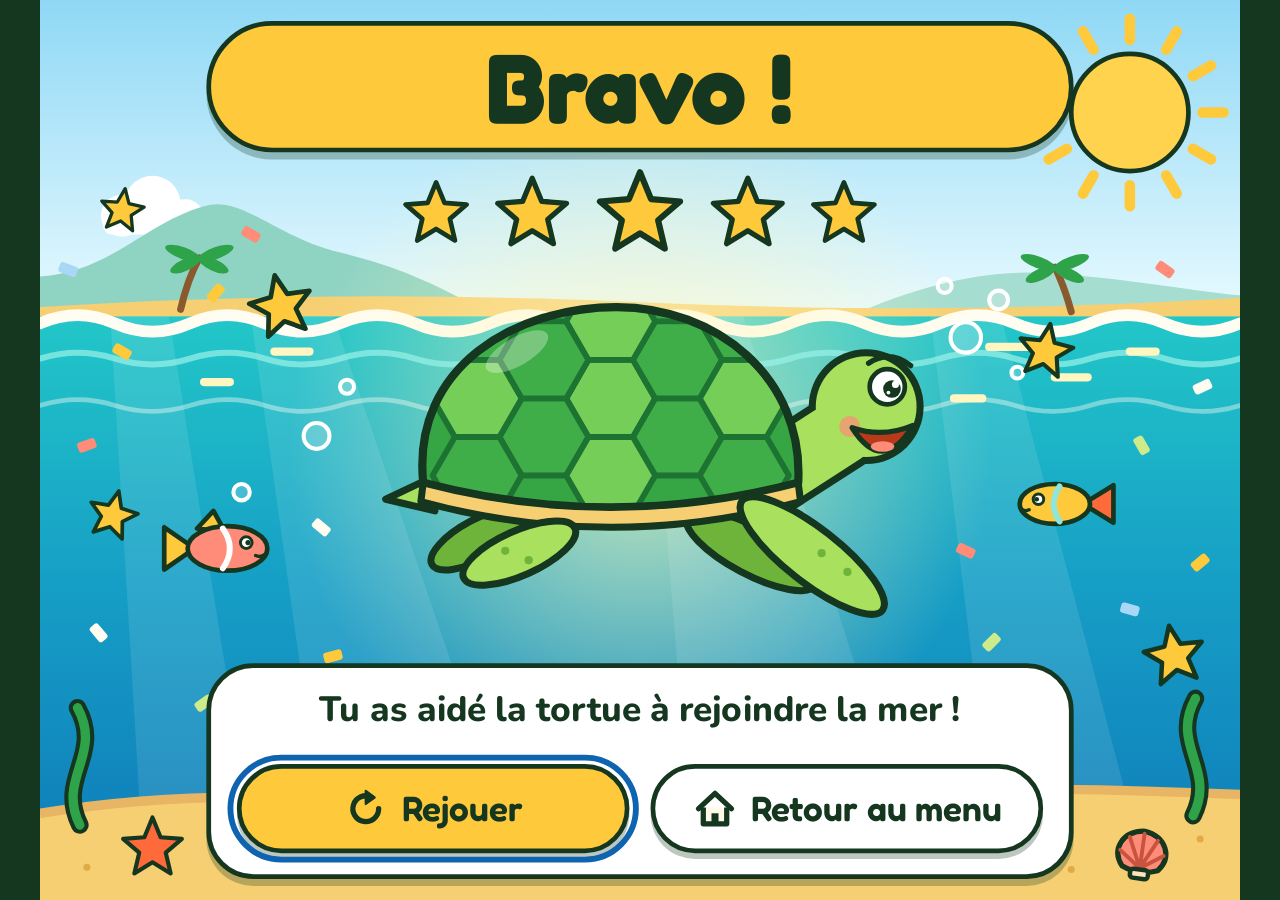
<file: victoire.html>
<!doctype html>
<html lang="fr">
<head>
  <meta charset="utf-8">
  <meta name="viewport" content="width=device-width, initial-scale=1">
  <title>Tarta na Praia</title>
  <link rel="stylesheet" href="victoire/victoire.css">
</head>
<body>
  <div class="scene" id="scene">
    <img class="fond" id="fond" alt="" width="1024" height="768">
    <header class="bandeau"><h1 class="titre" data-texte="victoire_titre"></h1></header>
    <div class="etoiles" id="etoiles" role="img"></div>
    <main class="carte">
      <p class="message" id="message"></p>
      <div class="boutons">
        <button type="button" class="bouton principal" id="rejouer"><span data-texte="victoire_rejouer"></span></button>
        <button type="button" class="bouton secondaire" id="menu"><span data-texte="victoire_menu"></span></button>
      </div>
    </main>
  </div>
  <script src="lanceur/textes.js"></script>
  <script src="victoire/composants.js"></script>
  <script src="victoire/victoire.js"></script>
</body>
</html>
</file>
<file: lanceur/lanceur.css>
/* Lanceur Tarta-na-Praia — maquette « A · Plage illustrée ».
   Le décor couvre toute la fenêtre ; chaque bloc garde les proportions de la maquette (tailles en px de maquette)
   et lanceur.js (mettreEnPage) le place et le met à l'échelle selon la taille de la fenêtre. */
@font-face { font-family:"Fredoka"; src:url("../polices/fredoka-latin.woff2") format("woff2"); font-weight:300 700; font-style:normal; font-display:swap; }
@font-face { font-family:"Nunito"; src:url("../polices/nunito-latin.woff2") format("woff2"); font-weight:200 1000; font-style:normal; font-display:swap; }

:root {
  --encre:#15361F; --dore:#FFC93C; --creme:#FFF9E6; --turquoise:#22C7C8; --turquoise-clair:#8EE6DD; --mer:#169FC6; --sable:#F7CF73;
  --vert-tortue:#36A644; --vert-tortue-clair:#74CE57; --vert-tortue-peau:#A9E05E; --corail:#FF8C78; --focus:#0E64B0;
  --ombre-decalee:rgba(21,54,31,.28);
}
* { box-sizing:border-box; }
html, body { margin:0; width:100%; height:100%; height:100dvh; overflow:hidden; background:#9ADDF7; }
body { font-family:"Nunito", system-ui, sans-serif; color:var(--encre); }
button, input { font-family:inherit; }

.scene { position:fixed; left:0; top:0; width:100%; height:100%; overflow:hidden; background:#9ADDF7; }
.decor, .decor > svg { position:absolute; left:0; top:0; width:100%; height:100%; display:block; }
/* Blocs placés par mettreEnPage() : position et échelle calculées, origine en haut à gauche. */
.bandeau, .mascotte, .panneau, .barre, .plein-ecran { transform-origin:0 0; }

.bandeau { position:absolute; left:0; top:0; width:640px; height:100px; display:flex; flex-direction:column; align-items:center; justify-content:center; background:var(--dore); border:4px solid var(--encre); border-radius:50px; box-shadow:0 6px 0 var(--ombre-decalee); text-align:center; }
.titre { margin:0; font-family:"Fredoka", sans-serif; font-weight:600; font-size:54px; line-height:1; color:var(--encre); }
.sous-titre { margin:6px 0 0; font-size:24px; font-weight:800; line-height:1; color:var(--encre); }

.mascotte { position:absolute; left:0; top:0; width:290px; height:246px; }

.panneau { position:absolute; left:0; top:0; width:692px; height:530px; padding:22px 24px; background:#fff; border:4px solid var(--encre); border-radius:34px; box-shadow:0 8px 0 var(--ombre-decalee); }
.liste { list-style:none; margin:0; padding:0; display:flex; flex-direction:column; gap:12px; }
.ligne { width:100%; height:86px; display:flex; align-items:center; gap:18px; padding:0 14px; text-align:left; cursor:pointer; color:var(--encre); background:var(--creme); border:3px solid #E6D49B; border-radius:26px; transition:transform .12s, background .12s, box-shadow .12s; }
.ligne.disponible { background:#E3F8F5; border-color:var(--encre); }
.ligne:not(:disabled):hover { background:#BFF0EA; border-color:var(--encre); transform:translateX(6px); box-shadow:0 5px 0 var(--ombre-decalee); }
.ligne:not(:disabled):active { background:var(--turquoise-clair); transform:translateY(3px); box-shadow:none; }
.ligne:focus-visible { outline:5px solid var(--focus); outline-offset:3px; }
.ligne:not(:disabled):hover .jouer-fond { fill:var(--vert-tortue); }
.ligne:not(:disabled):hover .jouer-triangle { fill:#fff; stroke:#fff; }
.ligne:disabled { cursor:default; background:#F1F3F3; border:3px dashed #BCC6C9; color:#4C5A5F; }
.ligne:disabled .icone { filter:grayscale(1); opacity:.6; }
.icone { width:64px; height:64px; flex:none; }
.jouer { width:56px; height:56px; flex:none; }
.texte { flex:1; min-width:0; }
.nom { display:block; font-family:"Fredoka", sans-serif; font-weight:600; font-size:28px; line-height:1.1; }
.aide { display:block; margin-top:3px; font-size:20px; font-weight:700; line-height:1.2; color:#2F4A3A; }
.ligne:disabled .aide { color:#4C5A5F; }
.termine { flex:none; display:flex; align-items:center; gap:6px; padding:6px 12px; background:#FFF3C4; border:2px solid var(--encre); border-radius:999px; font-size:18px; font-weight:800; color:var(--encre); }
.bientot { flex:none; display:flex; align-items:center; gap:8px; padding:8px 14px; background:#fff; border:2px solid #8E9DA2; border-radius:999px; font-size:20px; font-weight:800; color:#2E3B40; }

.barre { position:absolute; left:0; top:0; width:976px; height:84px; display:flex; align-items:center; gap:20px; padding:0 8px 0 22px; background:#fff; border:4px solid var(--encre); border-radius:42px; box-shadow:0 5px 0 var(--ombre-decalee); }
.date-boite { flex:1; min-width:0; display:flex; align-items:center; gap:12px; }
/* Barre étroite (portrait) : la date passe sur sa propre ligne, au-dessus de la langue et du prénom. */
.barre.etroite { height:156px; flex-wrap:wrap; align-content:center; justify-content:space-between; row-gap:10px; padding:0 22px; border-radius:42px; }
.barre.etroite .date-boite { flex:1 0 100%; justify-content:center; }
.date-boite > svg { flex:none; }
.date { font-family:"Fredoka", sans-serif; font-weight:500; font-size:24px; line-height:1.1; }
.langues { flex:none; display:flex; gap:6px; padding:3px; background:#E4F6F3; border:3px solid var(--encre); border-radius:36px; }
.bouton-langue { width:70px; height:60px; border:0; border-radius:30px; background:transparent; font-family:"Fredoka", sans-serif; font-weight:700; font-size:26px; color:var(--encre); cursor:pointer; }
.bouton-langue[aria-pressed="true"] { background:var(--encre); color:#fff; }
.bouton-langue:focus-visible { outline:5px solid var(--focus); outline-offset:2px; }
.champ { flex:none; display:flex; align-items:center; gap:12px; }
.champ label { font-family:"Fredoka", sans-serif; font-weight:600; font-size:24px; }
.champ input { width:250px; height:60px; padding:0 22px; border:3px solid var(--encre); border-radius:30px; background:var(--creme); font-size:22px; font-weight:800; color:var(--encre); }
.champ input::placeholder { color:#4F6B5B; opacity:1; }
.champ input:focus-visible { outline:5px solid var(--focus); outline-offset:2px; }

/* Bouton plein écran : icône seule, masqué si l'API Fullscreen n'existe pas. */
.plein-ecran { position:absolute; left:0; top:0; width:70px; height:70px; padding:0; display:flex; align-items:center; justify-content:center; background:#fff; border:4px solid var(--encre); border-radius:22px; box-shadow:0 5px 0 var(--ombre-decalee); cursor:pointer; }
.plein-ecran[hidden] { display:none; }
.plein-ecran:focus-visible { outline:5px solid var(--focus); outline-offset:3px; }
.plein-ecran:active { box-shadow:none; }

.vagues { animation:vague 9s linear infinite; }
.vagues-lentes { animation-duration:15s; }
@keyframes vague { from { transform:translateX(0); } to { transform:translateX(-100px); } }
@media (prefers-reduced-motion:reduce) { .vagues { animation:none; } .ligne { transition:none; } }
</file>
<file: victoire/victoire.css>
/* Écran de victoire — maquette « Victoire A · Tortue au centre », scène 1024×768 mise à l'échelle par victoire.js.
   Polices et palette identiques au lanceur (lanceur/lanceur.css). */
@font-face { font-family:"Fredoka"; src:url("../polices/fredoka-latin.woff2") format("woff2"); font-weight:300 700; font-style:normal; font-display:swap; }
@font-face { font-family:"Nunito"; src:url("../polices/nunito-latin.woff2") format("woff2"); font-weight:200 1000; font-style:normal; font-display:swap; }

:root {
  --encre:#15361F; --dore:#FFC93C; --creme:#FFF9E6; --turquoise:#22C7C8; --turquoise-clair:#8EE6DD; --sable:#F7CF73;
  --vert-tortue:#36A644; --vert-tortue-clair:#74CE57; --vert-tortue-peau:#A9E05E; --corail:#FF8C78; --focus:#0E64B0;
  --ombre-decalee:rgba(21,54,31,.28);
}
* { box-sizing:border-box; }
html, body { margin:0; height:100%; overflow:hidden; background:var(--encre); }
body { font-family:"Nunito", system-ui, sans-serif; color:var(--encre); }
button { font-family:inherit; }

/* position:fixed : la scène non réduite ne doit pas élargir la page (sinon les navigateurs mobiles dézooment). */
.scene { position:fixed; left:0; top:0; width:1024px; height:768px; overflow:hidden; transform-origin:0 0; background:#169FC6; }
.fond { position:absolute; left:0; top:0; width:1024px; height:768px; display:block; }

.bandeau { position:absolute; left:142px; top:18px; width:740px; height:112px; display:flex; align-items:center; justify-content:center; background:var(--dore); border:4px solid var(--encre); border-radius:56px; box-shadow:0 6px 0 var(--ombre-decalee); }
.titre { margin:0; font-family:"Fredoka", sans-serif; font-weight:700; font-size:84px; line-height:1; }

.etoiles { position:absolute; left:0; top:140px; width:1024px; height:86px; display:flex; align-items:center; justify-content:center; gap:14px; }

.carte { position:absolute; left:142px; top:566px; width:740px; height:184px; padding:18px 22px; background:#fff; border:4px solid var(--encre); border-radius:40px; box-shadow:0 6px 0 var(--ombre-decalee); display:flex; flex-direction:column; align-items:center; justify-content:space-between; }
.message { margin:0; text-align:center; font-weight:800; font-size:30px; line-height:1.2; white-space:nowrap; }
.boutons { display:flex; gap:18px; width:100%; }
.bouton { flex:1; height:76px; display:flex; align-items:center; justify-content:center; gap:12px; padding:0 8px; border:4px solid var(--encre); border-radius:38px; font-family:"Fredoka", sans-serif; font-weight:600; font-size:30px; line-height:1; color:var(--encre); cursor:pointer; box-shadow:0 5px 0 var(--ombre-decalee); transition:transform .12s; }
.bouton > svg { flex:none; }
.bouton.principal { background:var(--dore); }
.bouton.secondaire { background:#fff; }
.bouton:hover { transform:translateY(-2px); }
.bouton.principal:hover { background:#FFD965; }
.bouton.secondaire:hover { background:#E3F8F5; }
.bouton:active { transform:translateY(3px); box-shadow:none; }
.bouton:focus-visible { outline:5px solid var(--focus); outline-offset:3px; }
/* Type « labyrinthe » (maquette « Victoire labyrinthe A ») : pas de carte, message en pastille sous le titre,
   3 étoiles et deux grands boutons en bas. La carte devient un simple calque pleine scène. */
.type-labyrinthe .bandeau { top:14px; height:100px; border-radius:50px; }
.type-labyrinthe .titre { font-size:80px; }
.type-labyrinthe .etoiles { top:198px; height:84px; }
.type-labyrinthe .carte { left:0; top:0; width:1024px; height:768px; padding:0; background:none; border:0; border-radius:0; box-shadow:none; display:block; pointer-events:none; }
.type-labyrinthe .message { position:absolute; left:182px; top:126px; width:660px; height:62px; display:flex; align-items:center; justify-content:center; background:#fff; border:4px solid var(--encre); border-radius:31px; box-shadow:0 5px 0 var(--ombre-decalee); font-size:32px; }
.type-labyrinthe .boutons { position:absolute; left:100px; top:668px; width:824px; gap:24px; pointer-events:auto; }
.type-labyrinthe .bouton { height:80px; border-radius:40px; font-size:32px; }

@media (prefers-reduced-motion:reduce) { .bouton { transition:none; } .bouton:hover, .bouton:active { transform:none; } }
</file>
